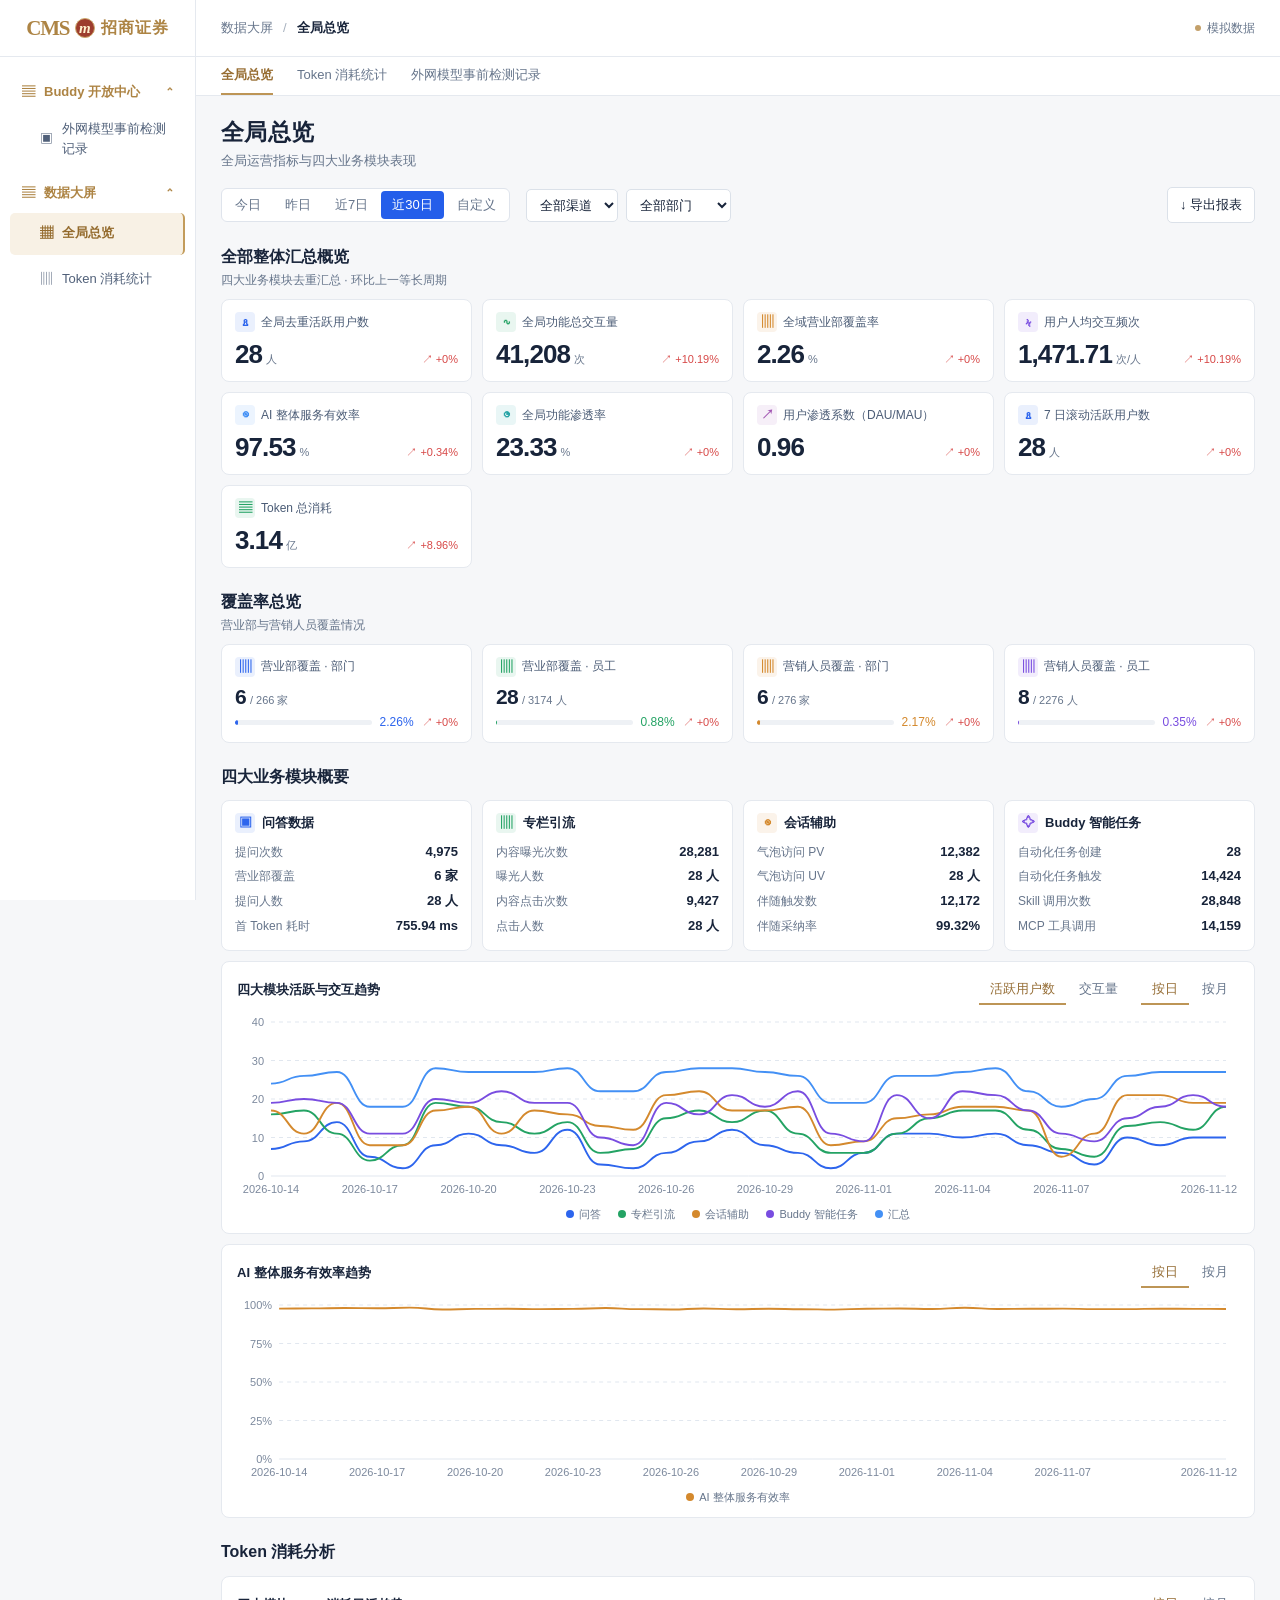
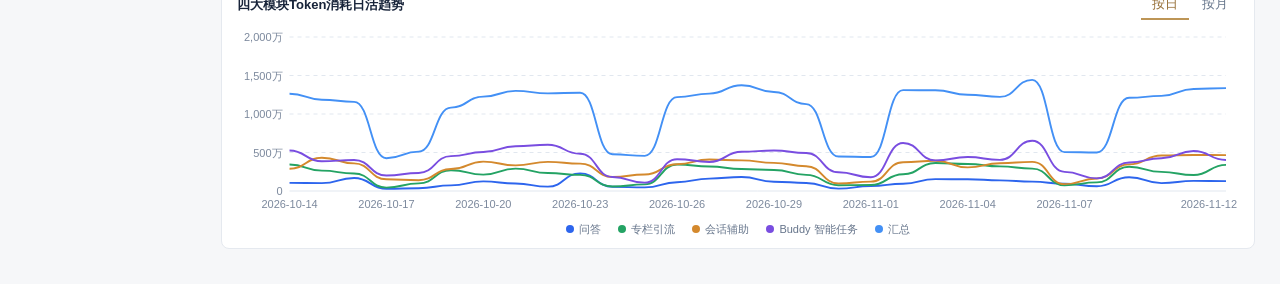
<file: index.html>
<!doctype html>
<html lang="zh-CN">
<head>
<meta charset="utf-8">
<meta name="viewport" content="width=device-width, initial-scale=1">
<title>数据大屏 · 小招 Buddy</title>
<style>
:root{--bg:#f6f7f9;--paper:#fff;--ink:#18243a;--muted:#66758b;--subtle:#8b97a9;--line:#e5e9ef;--blue:#245eea;--gold:#ad8444;--gold-bg:#f8f1e5;--green:#16865d;--red:#d74847;--rail:196px;--radius:8px;--numbers:"Bahnschrift","Segoe UI",sans-serif}
*{box-sizing:border-box}
body{margin:0;background:var(--bg);color:var(--ink);font:13px/1.55 "Microsoft YaHei","PingFang SC",sans-serif}
button,input,select{font:inherit;color:inherit}
button,select{cursor:pointer}
button{background:var(--paper);border:1px solid #dbe1e9;border-radius:5px;padding:7px 12px;white-space:nowrap}
button:hover{border-color:#a9bff6;color:var(--blue)}
:focus-visible{outline:2px solid var(--blue);outline-offset:2px}
input,select{min-width:0;border:1px solid #dbe1e9;background:white;border-radius:5px;padding:7px 9px}
a{color:inherit;text-decoration:none}
.rail{position:fixed;inset:0 auto 0 0;width:var(--rail);background:var(--paper);border-right:1px solid var(--line);z-index:3}
.brand{height:57px;display:flex;align-items:center;justify-content:center;gap:6px;border-bottom:1px solid var(--line);color:var(--gold);white-space:nowrap;font-weight:700;font-size:16px;letter-spacing:.055em}
.brand b{font:700 21px Georgia,serif;letter-spacing:-.055em}
.brand i{display:grid;place-items:center;width:20px;height:20px;background:#9d3d2e;border:1px solid #ccaa6d;border-radius:50%;color:#fff1cf;font:italic bold 15px Georgia,serif}
.rail-label{display:flex;align-items:center;gap:9px;color:var(--gold);font-weight:700;margin:25px 17px 9px;padding:0 5px}
.rail-label span:last-child{margin-left:auto}
.rail-subnav{list-style:none;margin:0;padding:0}
.rail-subnav + .rail-label{margin-top:16px}
.nav-link{display:flex;align-items:center;gap:9px;height:42px;margin:4px 10px;padding:0 12px;border-radius:5px;color:#506079;border-right:2px solid transparent}
@media(min-width:641px){.rail-subnav .nav-link{padding-inline-start:30px;white-space:normal;height:auto;min-height:42px;padding-block:8px}}
.nav-link:hover{background:#f6f8fc}
.nav-link[aria-current=page]{background:var(--gold-bg);color:#946b2d;border-right-color:#c39c5b;font-weight:700}
.shell{margin-left:var(--rail)}
.top{display:flex;align-items:center;justify-content:space-between;padding:0 25px;min-height:57px;background:var(--paper);border-bottom:1px solid var(--line);gap:10px}
.crumb{display:flex;align-items:center;gap:10px;color:var(--muted)}
.crumb strong{color:var(--ink)}
.crumb i{font-style:normal;color:#a7b1be}
.demo{display:flex;align-items:center;gap:6px;color:var(--muted);font-size:12px;white-space:nowrap}
.demo::before{content:"";width:6px;height:6px;border-radius:50%;background:#c3a06a}
.tabs{display:flex;align-items:stretch;gap:24px;height:39px;padding:0 25px;background:var(--paper);border-bottom:1px solid var(--line)}
.tabs a{display:flex;align-items:center;color:var(--muted);border-bottom:2px solid transparent}
.tabs a[aria-current=page]{color:#976d32;border-color:#bd9556;font-weight:700}
.record-panel{margin-top:14px;border-radius:4px}
.record-filters{padding:15px 12px;border-bottom:1px solid var(--line)}
.record-filters label{display:inline-flex;align-items:center;gap:6px}
.record-filters input{width:170px}
.record-actions{display:flex;gap:8px;margin-left:auto}
.record-query{background:#be8e52;color:white;border-color:#be8e52}
.record-query:hover{background:#a97639;color:white;border-color:#a97639}
.record-table th{background:#f7f7f8}
.record-table td:first-child{white-space:normal;min-width:210px}
.record-table td:nth-child(6){white-space:normal;min-width:125px}
.record-status{display:inline-block;padding:1px 7px;border:1px solid currentColor;border-radius:3px;font-size:12px}
.record-status.ok{color:#16865d;background:#f0fbf5}
.record-status.warn{color:#a86b2b;background:#fff7e9}
.record-status.error{color:#b33b3b;background:#fff2f2}
.record-export{border:0;padding:4px;color:var(--blue);background:transparent}
.record-panel .table-footer{justify-content:flex-end;padding-inline:12px;border-top:1px solid var(--line)}
.record-panel .table-footer button[aria-current=page]{background:#be8e52;color:white;border-color:#be8e52}
main{max-width:1760px;margin:auto;padding:21px 25px 35px}
.page-title{margin:0 0 3px;font-size:23px;letter-spacing:.015em;line-height:1.35}
.page-intro{color:var(--muted);margin:0 0 16px}
.toolbar,.filters{display:flex;align-items:center;flex-wrap:wrap;gap:8px}
.toolbar{margin-bottom:20px;min-height:35px}
.toolbar .push{margin-left:auto}
.segment{display:inline-flex;align-items:center;gap:2px;padding:2px;border:1px solid #dfe4ec;border-radius:6px;background:white}
.segment button{border:0;padding:4px 11px;background:transparent;color:var(--muted);border-radius:4px}
.segment button[aria-pressed=true]{color:white;background:var(--blue)}
.date-range{display:flex;align-items:center;flex-wrap:wrap;gap:6px}
.date-range input{padding:5px 7px}
.date-range[hidden]{display:none}
.section{margin-top:22px}
.section h2{margin:0 0 2px;font-size:16px;line-height:1.5}
.section-head{margin-bottom:9px;display:flex;align-items:end;justify-content:space-between;gap:8px;flex-wrap:wrap}
.section-head p{margin:0;font-size:12px;color:var(--muted)}
.panel,.card{background:var(--paper);border:1px solid var(--line);border-radius:var(--radius);min-width:0}
.grid4{display:grid;grid-template-columns:repeat(4,minmax(0,1fr));gap:10px}
.grid7{display:grid;grid-template-columns:repeat(7,minmax(0,1fr));gap:10px}
.card{padding:12px 13px}
.stat{min-height:83px;display:flex;flex-direction:column;justify-content:space-between;gap:8px}
.stat-label{display:flex;align-items:center;gap:6px;color:#4b5c76;font-size:12px}
.icon{width:20px;height:20px;flex:0 0 20px;display:inline-grid;place-items:center;background:color-mix(in srgb,var(--accent),white 90%);color:var(--accent);border-radius:4px;font:bold 13px var(--numbers)}
.stat-value{font:600 26px/1.1 var(--numbers);font-variant-numeric:tabular-nums;letter-spacing:-.035em;white-space:nowrap}
.unit{font:11px "Microsoft YaHei",sans-serif;color:var(--muted);margin-left:4px;letter-spacing:0}
.stat-foot{display:flex;align-items:baseline;justify-content:space-between;gap:4px;flex-wrap:wrap}
.delta{font:11px var(--numbers);white-space:nowrap}
.up{color:var(--red)}.down{color:var(--green)}
.bar-row{display:flex;align-items:center;gap:8px;margin-top:7px;color:var(--accent);font:12px var(--numbers)}
.bar{flex:1;height:5px;background:#eef1f5;border-radius:4px;overflow:hidden}
.bar i{display:block;height:100%;background:var(--accent);border-radius:4px}
.module h3{display:flex;align-items:center;gap:7px;margin:0 0 7px;font-size:13px}
.module dl{margin:0}
.module dl div{display:flex;justify-content:space-between;align-items:baseline;gap:4px;padding:3px 0}
.module dt{font-size:12px;color:var(--muted)}
.module dd{margin:0;font:600 13px var(--numbers)}
.chart-panel{margin-top:10px;padding:13px 15px 10px}
.chart-head{display:flex;align-items:center;justify-content:space-between;gap:10px;margin-bottom:5px;flex-wrap:wrap}
.chart-head h3,.pie-panel h3{font-size:13px;margin:0}
.chart-head .segment{border:0;border-radius:0;padding:0}
.chart-head .segment button{border-radius:0;border-bottom:2px solid transparent}
.chart-head .segment button[aria-pressed=true]{background:transparent;border-bottom-color:#bd9556;color:#956d35}
.plot{position:relative}
.plot canvas{display:block;width:100%;height:194px}
.plot[data-compact=true] canvas{height:175px}
.plot-tip{position:absolute;display:none;pointer-events:none;z-index:2;background:#fff;border:1px solid #e1e7ef;border-radius:6px;box-shadow:0 4px 18px #1f365a19;padding:8px 10px;font-size:12px;white-space:nowrap}
.plot-tip b{display:block;margin-bottom:3px}
.legend{display:flex;gap:6px 13px;justify-content:center;flex-wrap:wrap;margin:2px 0 0}
.legend button{background:transparent;border:0;padding:0 2px;color:var(--muted);font-size:11px}
.legend button[aria-pressed=false]{opacity:.45;text-decoration:line-through}
.swatch{width:8px;height:8px;display:inline-block;border-radius:50%;margin-right:5px}
.filter-panel{padding:10px 0;border-bottom:1px solid var(--line)}
.filter-panel .filters + .filters{margin-top:8px}
.filter-label{font-size:12px;color:var(--muted);white-space:nowrap}
.filter-btn{min-width:152px;text-align:left;display:flex;justify-content:space-between;gap:12px}
.filter-btn span:first-child{overflow:hidden;text-overflow:ellipsis;max-width:175px}
.filter-btn span:last-child{color:var(--subtle)}
.filter-dropdown{position:relative}
.filter-dropdown summary{list-style:none;cursor:pointer;background:white;border:1px solid #dbe1e9;border-radius:5px;padding:7px 12px}
.filter-dropdown summary::-webkit-details-marker{display:none}
.filter-dropdown[open] summary,.filter-dropdown summary:hover{border-color:#a9bff6}
.dropdown-options{position:absolute;z-index:4;top:calc(100% + 4px);left:0;width:215px;padding:8px;background:white;border:1px solid var(--line);border-radius:6px;box-shadow:0 4px 16px #1f365a19}
.dropdown-options input[type=search]{width:100%}
.dropdown-options label{display:flex;align-items:center;gap:7px;padding:5px 4px;cursor:pointer;border-radius:4px}
.dropdown-options label[hidden],.dropdown-options p[hidden]{display:none}
.dropdown-options label:hover{background:#f4f7fc}
.dropdown-options p{margin:6px 4px;color:var(--muted)}
@media(max-width:640px){.filter-panel{position:relative}.filter-dropdown{position:static}.dropdown-options{top:auto;left:0;margin-top:4px}}
.primary{background:var(--blue);border-color:var(--blue);color:white}
.primary:hover{background:#194fce;color:white;border-color:#194fce}
.dimension{padding:0 14px}
.dimension .chart-panel{border:0;border-radius:0;margin:0;padding:10px 0}
.dimension-tabs{display:flex;gap:16px;border-bottom:1px solid var(--line)}
.dimension-tabs button{padding:9px 9px;border:0;border-bottom:2px solid transparent;border-radius:0;background:transparent;color:var(--muted)}
.dimension-tabs button[aria-pressed=true]{border-color:var(--blue);color:var(--blue);font-weight:700}
.table-wrap{overflow:auto}
table{border-collapse:collapse;width:100%;text-align:left;white-space:nowrap}
th,td{padding:9px 12px;border-bottom:1px solid #edf0f4}
th{background:#f6f8fb;color:#516079;font-weight:600;font-size:12px}
td.num,th.num{text-align:right}
td.num{font:13px var(--numbers);font-variant-numeric:tabular-nums}
tbody tr:hover{background:#f8faff}
tbody tr:last-child td{border-bottom:0}
.table-footer{display:flex;align-items:center;justify-content:space-between;gap:8px;padding:10px 0;color:var(--muted);font-size:12px}
.table-footer button{padding:4px 9px;margin-left:4px}
button:disabled{opacity:.45;cursor:default}
.empty{text-align:center;color:var(--muted);padding:20px}
.pies{display:grid;grid-template-columns:repeat(2,minmax(0,1fr));gap:10px}
.pie-panel{padding:13px 15px}
.pie-body{display:flex;align-items:center;justify-content:center;gap:clamp(12px,3vw,45px);min-height:188px}
.pie{width:144px;aspect-ratio:1;flex:0 0 144px;position:relative}
.pie svg{display:block;width:100%;height:100%;overflow:visible}
.pie-slice{cursor:pointer;transition:opacity .15s,stroke-width .15s;pointer-events:stroke}
.pie-body[data-active] .pie-slice:not(.active){opacity:.25}
.pie-slice.active{stroke-width:25}
.pie-core{position:absolute;inset:23%;background:white;border-radius:50%;display:grid;place-content:center;text-align:center;font:600 20px var(--numbers);white-space:nowrap}
.pie-core{pointer-events:none}
.pie-core small{font:11px "Microsoft YaHei",sans-serif;color:var(--muted);margin-top:3px}
.pie-key{min-width:130px}
.pie-key button{width:100%;display:flex;align-items:center;justify-content:space-between;gap:12px;padding:4px 6px;font-size:12px;border:0;text-align:left}
.pie-key button.active{background:#edf3ff;color:#173e9b}
.pie-key b{font:600 12px var(--numbers)}
.pie-detail{min-height:24px;margin:0;text-align:center;color:var(--muted);font-size:12px}
.pie-detail:not(:empty){color:var(--ink)}
.rank{font:600 13px var(--numbers);color:var(--muted)}
.rank.hot{color:#9b6c2d;background:#fbf0dc;border-radius:4px;display:inline-block;min-width:24px;padding:2px;text-align:center}
.rank-share{display:flex;align-items:center;justify-content:flex-end;gap:8px}
.rank-share progress{width:clamp(56px,8vw,110px);height:6px;border:0;border-radius:5px;overflow:hidden;background:#e9eef6;appearance:none}
.rank-share progress::-webkit-progress-bar{background:#e9eef6}
.rank-share progress::-webkit-progress-value{background:var(--blue);border-radius:5px}
.rank-share progress::-moz-progress-bar{background:var(--blue);border-radius:5px}
.rank-share span{min-width:6ch}
#token-ranking .table-footer{padding-inline:12px;border-top:1px solid var(--line)}
dialog{border:1px solid #dce3ec;border-radius:9px;padding:0;width:min(650px,calc(100% - 30px));color:var(--ink);box-shadow:0 18px 65px #14213d30}
dialog::backdrop{background:#19283c63}
.dialog-head,.dialog-foot{display:flex;align-items:center;justify-content:space-between;padding:13px 18px;border-bottom:1px solid var(--line)}
.dialog-head h2{margin:0;font-size:16px}
.dialog-foot{justify-content:flex-end;gap:8px;border-top:1px solid var(--line);border-bottom:0}
.dialog-body{padding:13px 18px;max-height:65vh;overflow:auto}
.dialog-body p{color:var(--muted);margin:0 0 8px}
.picker-field{display:grid;grid-template-columns:70px 1fr;align-items:start;gap:8px;margin-bottom:10px}
.picker-field>label{padding-top:7px}
.picker-box{position:relative;max-width:360px}
.picker-input{display:flex;flex-wrap:wrap;align-items:center;gap:4px;padding:3px 6px;border:1px solid #dbe1e9;border-radius:5px;cursor:text}
.picker-input:focus-within{border-color:#be9b60;box-shadow:0 0 0 1px #e8d8bc}
.picker-box input[type=search]{flex:1 1 110px;min-width:0;padding:4px;border:0;outline:none}
.choices{position:absolute;z-index:3;top:calc(100% + 4px);left:0;right:0;max-height:185px;overflow:auto;background:white;border:1px solid var(--line);border-radius:5px;box-shadow:0 5px 14px #1f365a20;padding:3px 0}
.picker-toggle{padding:0 5px;border:0;background:transparent;color:var(--muted)}
.choices button{display:flex;align-items:center;justify-content:space-between;gap:8px;width:100%;padding:6px 9px;border:0;border-radius:0;text-align:left}
.choices button:hover,.choices button:focus-visible{background:#f4f7fc}
.choices button[aria-pressed=true]{color:var(--blue);background:#edf3ff}
.choices .empty{display:block;padding:8px}
#picker-body{min-height:min(275px,55vh)}
input[type=checkbox]{accent-color:var(--blue)}
.chips{display:contents}
.chips button{padding:2px 6px;background:#f4f6fb;font-size:11px}
#notice{margin:0;color:#a43d36}
@media(max-width:1250px){.grid7{grid-template-columns:repeat(4,minmax(0,1fr))}}
@media(max-width:900px){:root{--rail:157px}.top,.tabs{padding-inline:15px}main{padding-inline:14px}.grid4,.grid7{grid-template-columns:repeat(2,minmax(0,1fr))}.pie-body{flex-wrap:wrap;gap:9px;padding:12px 0}.pie-key{width:100%}}
@media(max-width:640px){.rail{position:static;width:auto;display:flex;align-items:center;border-right:0;border-bottom:1px solid var(--line);padding:0 8px;flex-wrap:wrap}.brand{border:0;padding:0 5px;height:42px;font-size:13px}.rail-label,.tabs{display:none}.nav-link{padding:0 5px;margin:0 2px;font-size:12px}.shell{margin:0}.top{min-height:40px}.pies{grid-template-columns:1fr}.pie-key{width:auto}.stat-value{font-size:22px}.toolbar .push{margin-left:0}.picker-field{grid-template-columns:1fr}}
</style>
</head>
<body>
<aside class="rail">
  <div class="brand"><b>CMS</b><i aria-hidden="true">m</i><span>招商证券</span></div>
  <nav aria-label="管理后台导航">
    <div class="rail-label" id="rail-buddy"><span aria-hidden="true">▤</span> Buddy 开放中心 <span aria-hidden="true">⌃</span></div>
    <ul class="rail-subnav" aria-labelledby="rail-buddy">
      <li><a class="nav-link" data-page="validation" href="#validation"><span aria-hidden="true">▣</span>外网模型事前检测记录</a></li>
    </ul>
    <div class="rail-label" id="rail-dashboard"><span aria-hidden="true">▤</span> 数据大屏 <span aria-hidden="true">⌃</span></div>
    <ul class="rail-subnav" aria-labelledby="rail-dashboard">
      <li><a class="nav-link" data-page="overview" href="#overview"><span aria-hidden="true">▦</span>全局总览</a></li>
      <li><a class="nav-link" data-page="token" href="#token"><span aria-hidden="true">▥</span>Token 消耗统计</a></li>
    </ul>
  </nav>
</aside>
<div class="shell">
  <header class="top"><div class="crumb"><span id="crumb-group">数据大屏</span><i>/</i><strong id="crumb">全局总览</strong></div><span class="demo">模拟数据</span></header>
  <nav class="tabs" aria-label="页面切换"><a data-page="overview" href="#overview">全局总览</a><a data-page="token" href="#token">Token 消耗统计</a><a data-page="validation" href="#validation">外网模型事前检测记录</a></nav>
  <main id="main"></main>
</div>
<dialog id="validation-detail-dialog" aria-labelledby="validation-detail-title">
  <header class="dialog-head"><h2 id="validation-detail-title">任务详情</h2><button type="button" data-detail-close aria-label="关闭任务详情">×</button></header>
  <div class="dialog-body"><dl id="validation-detail-content" style="margin:0;display:grid;grid-template-columns:120px minmax(0,1fr);gap:0"></dl></div>
  <footer class="dialog-foot"><button type="button" data-detail-close>关闭</button></footer>
</dialog>
<dialog id="validation-export-dialog" aria-labelledby="validation-export-title" style="max-width:480px">
  <form id="validation-export-form">
    <header class="dialog-head"><h2 id="validation-export-title">导出时间范围</h2><button type="button" data-export-cancel aria-label="关闭">×</button></header>
    <div class="dialog-body" style="display:grid;gap:16px;padding:24px 18px">
      <label style="display:grid;gap:8px">开始时间<input name="start" type="datetime-local" required></label>
      <label style="display:grid;gap:8px">结束时间<input name="end" type="datetime-local" required></label>
      <p id="validation-export-error" role="alert" style="color:#cf3948;margin:0" hidden></p>
    </div>
    <footer class="dialog-foot"><button type="button" data-export-cancel>取消</button><button class="primary" type="submit">确认</button></footer>
  </form>
</dialog>
<dialog id="picker" aria-labelledby="picker-title">
  <form id="picker-form">
    <header class="dialog-head"><h2 id="picker-title"></h2><button type="button" data-close aria-label="关闭">×</button></header>
    <div class="dialog-body" id="picker-body"></div>
    <footer class="dialog-foot"><button type="button" data-clear>清空</button><button type="button" data-close>取消</button><button class="primary" type="submit">确认</button></footer>
  </form>
</dialog>
<script>
"use strict";
const main = document.querySelector("#main");
const picker = document.querySelector("#picker");
const colors = ["#2d65ed","#24a364","#d4892d","#794de0","#4390f5","#27a4a6","#a45ab4"];
const symbols = ["♙","∿","▥","ϟ","◉","◔","↗","♙","▤"];
const spaceNames = ["小招 Buddy","营销 AI 助理","财管 AI 助理","风控 AI 报表"];
const modelNames = ["deepseekv4","qw3.1","deepseek-r1","qwen3-max","glm-5"];
const departments = ["数字金融部","财富管理部","机构业务部","风险管理部","信息技术部","运营管理部"];
const groups = ["系统","运营","投顾","风控"];
const people = ["林子涵","陈知远","周明宇","李思宁","张亦航","王雨桐","赵景然","吴书瑶","徐泽宇","孙婉清","何嘉言","许文昊","高若曦","梁启明","沈安琪","蒋子墨","罗致远","郑嘉宁","叶明哲","唐雨菲","顾星辰","程宇轩","方思源","夏清越","陆文静","彭子恒","秦映雪","潘景行"].map((name,index) => ({
  name, department: departments[index % departments.length], group: groups[(index + Math.floor(index / 5)) % groups.length]
}));
const moduleNames = ["问答","专栏引流","会话辅助","Buddy 智能任务"];
const day = 86400000;
const endDay = Date.UTC(2026,10,12);
const startDay = Date.UTC(2026,4,1);
const iso = value => new Date(value).toISOString().slice(0,10);
const stamp = value => new Date(value).toISOString().slice(0,16);
const parseDay = value => Date.parse(value + "T00:00Z");
const number = value => Math.round(value).toLocaleString("zh-CN");
const decimal = (value, digits=2) => Number(value.toFixed(digits)).toLocaleString("zh-CN",{maximumFractionDigits:digits});
const compact = value => value >= 1e8 ? [decimal(value/1e8),"亿"] : value >= 1e4 ? [decimal(value/1e4),"万"] : [number(value),""];
const short = value => compact(value).join("");
const pct = value => decimal(value) + "%";
const safe = value => String(value).replace(/[&<>"']/g, char => ({"&":"&amp;","<":"&lt;",">":"&gt;",'"':"&quot;","'":"&#39;"})[char]);
function randomGenerator(seed) {
  return () => {
    seed = (Math.imul(seed,1664525) + 1013904223) >>> 0;
    return seed / 4294967296;
  };
}
const random = randomGenerator(62317);
const records = [];
for (let date = startDay; date <= endDay; date += day) {
  const weekend = [0,6].includes(new Date(date).getUTCDay());
  const growth = 0.62 + (date-startDay)/(endDay-startDay)*0.62;
  const events = weekend ? 36 : 104;
  for (let index = 0; index < events; index++) {
    const user = Math.floor(random() ** 1.65 * people.length);
    const space = Math.floor(random() ** 1.7 * spaceNames.length);
    const model = Math.floor(random() ** 1.45 * modelNames.length);
    const module = Math.floor(random() ** .65 * moduleNames.length);
    const requests = Math.max(1,Math.round((2 + random()*14) * growth * (1 + (3-space)*.24)));
    const input = Math.round(requests * (1900 + random()*6300) * (1 + module*.12));
    const output = Math.round(requests * (300 + random()*2350));
    const successes = requests - (random() < .28 ? 1 : 0);
    const effective = Math.max(0,successes - (random() < .12 ? 1 : 0));
    const first = (370 + random()*650 + model*44) * successes;
    const answer = (1.75 + random()*3.1 + model*.25) * successes;
    const hour = 8 + Math.floor(random()*13);
    const minute = Math.floor(random()*12)*5;
    const channel = ["PC 端","移动端"][random() < .83 ? 0 : 1];
    records.push({time:date + hour*3600000 + minute*60000,user,space,model,module,requests,input,output,successes,effective,first,answer,channel});
  }
}
const overview = {preset:"近30日",start:iso(endDay-29*day),end:iso(endDay),channel:"",department:"",modes:{}};
const tokenFrom = endDay-29*day;
const tokenTo = endDay+day;
const token = {
  preset:"近30日",start:iso(tokenFrom)+"T00:00",end:iso(tokenTo-day)+"T23:59",
  granularity:"auto",granularityNotice:"",space:new Set(),model:new Set(),group:new Set(),user:new Set(),
  dimension:"space",metric:"total",page:1,rankPage:1
};
const windows = {"今日":1,"昨日":1,"近7日":7,"近30日":30};
const dimensions = {space:"空间",user:"用户",model:"模型"};
const metrics = [
  {id:"requests",label:"请求次数",unit:"次",read:a=>a.requests,format:number},
  {id:"input",label:"输入 Token",unit:"",read:a=>a.input,format:number},
  {id:"output",label:"输出 Token",unit:"",read:a=>a.output,format:number},
  {id:"total",label:"Token 总量",unit:"",read:a=>a.input+a.output,format:number},
  {id:"first",label:"平均首字返回耗时",unit:"ms",read:a=>a.successes?a.first/a.successes:null,format:decimal},
  {id:"rate",label:"请求成功率",unit:"%",read:a=>a.requests?a.successes/a.requests*100:null,format:decimal},
  {id:"answer",label:"平均回答耗时",unit:"s",read:a=>a.successes?a.answer/a.successes:null,format:decimal}
];
const empty = () => ({requests:0,input:0,output:0,successes:0,effective:0,first:0,answer:0,users:new Set(),modules:moduleNames.map(()=>new Set()),moduleTokens:moduleNames.map(()=>0),moduleRequests:moduleNames.map(()=>0)});
function add(stats,record) {
  for (const key of ["requests","input","output","successes","effective","first","answer"]) stats[key] += record[key];
  stats.users.add(record.user);
  stats.modules[record.module].add(record.user);
  stats.moduleTokens[record.module] += record.input+record.output;
  stats.moduleRequests[record.module] += record.requests;
}
function summarize(rows) {
  const stats = empty();
  for (const row of rows) add(stats,row);
  return stats;
}
function groupRows(rows,property,names) {
  const stats = names.map((name,index) => ({name,index,...empty()}));
  for (const row of rows) add(stats[row[property]],row);
  return stats.filter(entry => entry.requests).sort((a,b) => (b.input+b.output)-(a.input+a.output));
}
function metricText(metric,stats,condensed=false) {
  const value = metric.read(stats);
  if (value === null) return ["—",""];
  if (condensed && ["input","output","total"].includes(metric.id)) return compact(value);
  return [metric.format(value),metric.unit];
}
function presetDates(state, preset) {
  const stop = preset === "昨日" ? endDay-day : endDay;
  const start = stop - (windows[preset]-1)*day;
  state.start = iso(start)+(state===token?"T00:00":"");
  state.end = iso(stop)+(state===token?"T23:59":"");
}
const grainNames={five:"5分钟",hour:"小时",day:"日",month:"月"};
function tokenBounds() { return [Date.parse(token.start+"Z"),Date.parse(token.end+"Z")+60000]; }
function tokenSpan() { return Math.max(60000,Date.parse(token.end+"Z")-Date.parse(token.start+"Z")); }
function automaticGrain() {
  const span=tokenSpan();
  return span<=3600000?"five":span<=day?"hour":span<=90*day?"day":"month";
}
function grainAllowed(value) {
  return value==="auto" || value==="month" || tokenSpan()<={five:3600000,hour:day,day:90*day}[value];
}
function validateGrain() {
  token.granularityNotice="";
  if (!grainAllowed(token.granularity)) {
    token.granularity="auto";
    token.granularityNotice=`时间范围已扩大，已切换为自动（按${grainNames[automaticGrain()]}）`;
  }
}
function dateFilter(state) {
  return `
    <div class="segment" aria-label="日期快捷筛选">${[...(state===token?["近7日","近30日"]:Object.keys(windows)),"自定义"].map(label=>`<button data-preset="${label}" aria-pressed="${state.preset===label}">${label}</button>`).join("")}</div>
    <div class="date-range" ${state.preset==="自定义"?"":"hidden"}>
      <input type="${state===token?"datetime-local":"date"}" step="${state===token?60:1}" aria-label="开始时间" data-start value="${state.start}" required><span>至</span>
      <input type="${state===token?"datetime-local":"date"}" step="${state===token?60:1}" aria-label="结束时间" data-end value="${state.end}" required>
    </div>
    <p id="notice" role="status"></p>`;
}
function renderToolbar(state) {
  return `<div class="toolbar">
    ${dateFilter(state)}
    <select aria-label="渠道" data-overview-filter="channel">${options(["","PC 端","移动端"],state.channel,"全部渠道")}</select>
      <select aria-label="部门" data-overview-filter="department">${options(["",...departments],state.department,"全部部门")}</select>
      <button class="push" data-export>↓ 导出报表</button>
  </div>`;
}
function options(values, selected, emptyLabel="") {
  return values.map(value=>`<option value="${safe(value)}" ${value===selected?"selected":""}>${safe(value||emptyLabel)}</option>`).join("");
}
function section(title,description,body) {
  return `<section class="section"><div class="section-head"><div><h2>${title}</h2>${description?`<p>${description}</p>`:""}</div></div>${body}</section>`;
}
function statCard(label,parts,index,delta="") {
  return `<div class="card stat" style="--accent:${colors[index%colors.length]}"><div class="stat-label"><span class="icon" aria-hidden="true">${symbols[index%symbols.length]}</span>${label}</div><div class="stat-foot"><div class="stat-value">${parts[0]}<span class="unit">${parts[1]}</span></div>${delta}</div></div>`;
}
function comparison(now,before) {
  if (!before || now === null) return "";
  const change = (now-before)/before*100;
  const positive = change >= 0;
  return `<span class="delta ${positive?"up":"down"}" title="较上一等长周期">${positive?"↗ +":"↘ "}${pct(change)}</span>`;
}
function filterOverview(from,to) {
  return records.filter(row=>row.time>=from && row.time<to && (!overview.channel || overview.channel===row.channel) && (!overview.department || overview.department===people[row.user].department));
}
function overviewStats(rows,to) {
  const agg = summarize(rows);
  const active = agg.users.size;
  const depts = new Set([...agg.users].map(user=>people[user].department));
  const recent = summarize(filterOverview(to-7*day,to)).users.size;
  const daily = summarize(filterOverview(to-day,to)).users.size;
  const monthly = summarize(filterOverview(to-30*day,to)).users.size;
  return [active,agg.requests,depts.size/266*100,active?agg.requests/active:0,agg.requests?agg.effective/agg.requests*100:null,active/120*100,monthly?daily/monthly:0,recent,agg.input+agg.output];
}
const overviewLabels = ["全局去重活跃用户数","全局功能总交互量","全域营业部覆盖率","用户人均交互频次","AI 整体服务有效率","全局功能渗透率","用户渗透系数（DAU/MAU）","7 日滚动活跃用户数","Token 总消耗"];
const overviewUnits = ["人","次","%","次/人","%","%","","人",""];
function overviewParts(value,index) {
  if (value === null) return ["—",""];
  if (index===8) return compact(value);
  return [[3,2,4,5,6].includes(index)?decimal(value):number(value),overviewUnits[index]];
}
function coverageValues(rows) {
  const users = summarize(rows).users;
  const marketing = people.map((person,index)=>({person,index})).filter(({person})=>person.group==="投顾");
  const marketingActive = marketing.filter(({index})=>users.has(index));
  const deptCount = list => new Set(list.map(person=>person.department)).size;
  return [
    ["营业部覆盖 · 部门",deptCount([...users].map(index=>people[index])),266,"家"],
    ["营业部覆盖 · 员工",users.size,3174,"人"],
    ["营销人员覆盖 · 部门",deptCount(marketingActive.map(({person})=>person)),276,"家"],
    ["营销人员覆盖 · 员工",marketingActive.length,2276,"人"]
  ];
}
function coverage(rows,previousRows) {
  const previous = coverageValues(previousRows);
  return `<div class="grid4">${coverageValues(rows).map(([label,count,total,unit],index)=>`<div class="card" style="--accent:${colors[index]}"><div class="stat-label"><span class="icon" aria-hidden="true">▥</span>${label}</div><div class="stat-value" style="font-size:21px;margin-top:8px">${count}<span class="unit">/ ${total} ${unit}</span></div><div class="bar-row"><div class="bar"><i style="width:${count/total*100}%"></i></div>${pct(count/total*100)}${comparison(count,previous[index][1])}</div></div>`).join("")}</div>`;
}
function modules(rows) {
  const grouped = moduleNames.map((_,index)=>summarize(rows.filter(row=>row.module===index)));
  const blocks = [
    [["提问次数",number(grouped[0].requests)],["营业部覆盖",new Set([...grouped[0].users].map(user=>people[user].department)).size+" 家"],["提问人数",grouped[0].users.size+" 人"],["首 Token 耗时",metricText(metrics[4],grouped[0]).join(" ")]],
    [["内容曝光次数",number(grouped[1].requests*3)],["曝光人数",grouped[1].users.size+" 人"],["内容点击次数",number(grouped[1].requests)],["点击人数",grouped[1].users.size+" 人"]],
    [["气泡访问 PV",number(grouped[2].requests)],["气泡访问 UV",grouped[2].users.size+" 人"],["伴随触发数",number(grouped[2].successes)],["伴随采纳率",grouped[2].successes?pct(grouped[2].effective/grouped[2].successes*100):"—"]],
    [["自动化任务创建",number(grouped[3].users.size)],["自动化任务触发",number(grouped[3].requests)],["Skill 调用次数",number(grouped[3].requests*2)],["MCP 工具调用",number(grouped[3].successes)]]
  ];
  return `<div class="grid4">${blocks.map((items,index)=>`<div class="card module" style="--accent:${colors[index]}"><h3><span class="icon" aria-hidden="true">${["▣","▥","◉","✧"][index]}</span>${index===0?"问答数据":moduleNames[index]}</h3><dl>${items.map(([label,value])=>`<div><dt>${label}</dt><dd>${value}</dd></div>`).join("")}</dl></div>`).join("")}</div>`;
}
function chartPanel(id,title,control="",compactHeight=false) {
  return `<div class="panel chart-panel"><div class="chart-head"><h3>${title}</h3>${control}</div><div class="plot" data-compact="${compactHeight}"><canvas id="${id}" role="img" aria-label="${title}"></canvas><div class="plot-tip"></div></div><div class="legend" data-legend="${id}"></div></div>`;
}
function overviewChart(id,title,active=false) {
  const mode = overview.modes[id]||"day";
  if (id==="activity") return chartPanel(id,title,`<div style="display:flex;gap:12px;flex-wrap:wrap"><div class="segment" aria-label="趋势指标"><button data-activity-metric="users" aria-pressed="${overview.activityMetric!=="interactions"}">活跃用户数</button><button data-activity-metric="interactions" aria-pressed="${overview.activityMetric==="interactions"}">交互量</button></div><div class="segment" aria-label="趋势时间粒度">${["day","month"].map((value,index)=>`<button data-chart-mode="activity" data-mode="${value}" aria-pressed="${mode===value}">${["按日","按月"][index]}</button>`).join("")}</div></div>`);
  return chartPanel(id,title,`<div class="segment" aria-label="${title}时间粒度">${["day","month"].map((value,index)=>`<button data-chart-mode="${id}" data-mode="${value}" aria-pressed="${mode===value}">${(active?["日活","月活"]:["按日","按月"])[index]}</button>`).join("")}</div>`);
}
function renderOverview() {
  const from = parseDay(overview.start);
  const to = parseDay(overview.end)+day;
  const rows = filterOverview(from,to);
  const values = overviewStats(rows,to);
  const previousRows = filterOverview(from-(to-from),from);
  const earlier = overviewStats(previousRows,from);
  main.innerHTML = `<h1 class="page-title">全局总览</h1><p class="page-intro">全局运营指标与四大业务模块表现</p>
    ${renderToolbar(overview)}
    ${section("全部整体汇总概览","四大业务模块去重汇总 · 环比上一等长周期",`<div class="grid4">${overviewLabels.map((label,index)=>statCard(label,overviewParts(values[index],index),index,comparison(values[index],earlier[index]))).join("")}</div>`)}
    ${section("覆盖率总览","营业部与营销人员覆盖情况",coverage(rows,previousRows))}
    ${section("四大业务模块概要","",modules(rows)+overviewChart("activity","四大模块活跃与交互趋势")+overviewChart("effectiveness","AI 整体服务有效率趋势"))}
    ${section("Token 消耗分析","",overviewChart("token-total",overview.modes["token-total"]==="month"?"四大模块Token消耗月活趋势":"四大模块Token消耗日活趋势"))}`;
  const specs = {
    activity:{series:[...moduleNames,"汇总"].map((name,index)=>({name,color:colors[index],read:a=>overview.activityMetric==="interactions"?(index===4?a.requests:a.moduleRequests[index]):(index===4?a.users.size:a.modules[index].size)})),format:number,unit:overview.activityMetric==="interactions"?"次":"人"},
    effectiveness:{series:[{name:"AI 整体服务有效率",color:colors[2],read:a=>a.requests?a.effective/a.requests*100:null}],format:decimal,unit:"%",max:100},
    "token-total":{series:[...moduleNames,"汇总"].map((name,index)=>({name,color:colors[index],read:a=>index===4?a.input+a.output:a.moduleTokens[index]})),format:short,unit:""}
  };
  for (const [id,spec] of Object.entries(specs)) {
    const mode = overview.modes[id]||"day";
    const currentMonthOnly = overview.preset==="近30日" && mode==="month" && id!=="activity";
    const chartFrom = currentMonthOnly ? Math.max(from,bucketStart(to-1,"month")) : from;
    const chartRows = chartFrom===from ? rows : rows.filter(row=>row.time>=chartFrom);
    const data = buckets(chartRows,chartFrom,to,mode);
    renderChart(id,data.map(item=>item.label),spec.series.map(series=>({...series,values:data.map(item=>series.read(item.stats))})),spec);
  }
}
function bucketStart(time,mode) {
  if (mode==="month") {
    const date = new Date(time);
    return Date.UTC(date.getUTCFullYear(),date.getUTCMonth(),1);
  }
  const step = {five:300000,hour:3600000,day}[mode];
  return Math.floor(time/step)*step;
}
function bucketLabel(time,mode) {
  if (mode==="month") return iso(time).slice(0,7);
  if (mode==="day") return iso(time);
  return stamp(time).replace("T"," ");
}
function buckets(rows,from,to,mode) {
  const result = new Map();
  const step = {five:300000,hour:3600000,day}[mode];
  const effectiveStart = Math.max(from,startDay);
  const effectiveEnd = Math.min(to,endDay+day);
  if (effectiveStart>=effectiveEnd) return [];
  for (let time=bucketStart(effectiveStart,mode); time<effectiveEnd; time=step?time+step:Date.UTC(new Date(time).getUTCFullYear(),new Date(time).getUTCMonth()+1,1)) {
    result.set(time,{label:bucketLabel(time,mode),stats:empty()});
  }
  for (const row of rows) add(result.get(bucketStart(row.time,mode)).stats,row);
  return [...result.values()];
}
const charts = new Map();
function renderChart(id,labels,series,spec) {
  const canvas = document.getElementById(id);
  const legend = main.querySelector(`[data-legend="${id}"]`);
  const chart = {canvas,labels,series,spec,legend,hidden:new Set(),hover:null};
  charts.set(id,chart);
  legend.innerHTML = series.map((item,index)=>`<button data-legend-id="${id}" data-series="${index}" aria-pressed="true"><i class="swatch" style="background:${item.color}"></i>${safe(item.name)}</button>`).join("");
  canvas.addEventListener("pointermove",event=>{
    const {left,right} = chart.bounds;
    const x = event.offsetX;
    if (!labels.length || x<left || x>right) return hideTip(chart);
    chart.hover = Math.round((x-left)/(right-left)*(labels.length-1));
    const tip = canvas.nextElementSibling;
    tip.innerHTML = `<b>${safe(labels[chart.hover])}</b>` + series.map((item,index)=>{
      if (chart.hidden.has(index)) return "";
      const value = item.values[chart.hover];
      return `<div><i class="swatch" style="background:${item.color}"></i>${safe(item.name)} · ${value===null?"—":(spec.tipFormat||spec.format)(value)+((item.unit??spec.unit)==="%"?"%":(item.unit??spec.unit)?" "+(item.unit??spec.unit):"")}</div>`;
    }).join("");
    tip.style.display = "block";
    tip.style.left = Math.max(0,Math.min(canvas.clientWidth-tip.offsetWidth,x+10))+"px";
    tip.style.top = Math.max(0,Math.min(canvas.clientHeight-tip.offsetHeight,event.offsetY-32))+"px";
    paint(chart);
  });
  canvas.addEventListener("pointerleave",()=>hideTip(chart));
  paint(chart);
}
function hideTip(chart) {
  if (chart.hover===null) return;
  chart.hover = null;
  chart.canvas.nextElementSibling.style.display = "none";
  paint(chart);
}
function paint({canvas,labels,series,spec,hidden,hover}) {
  const chart = charts.get(canvas.id);
  const width = canvas.clientWidth;
  const height = canvas.clientHeight;
  if (!width || !height) return;
  const scale = window.devicePixelRatio || 1;
  if (canvas.width !== Math.round(width*scale) || canvas.height !== Math.round(height*scale)) {
    canvas.width = Math.round(width*scale);
    canvas.height = Math.round(height*scale);
  }
  const ctx = canvas.getContext("2d");
  ctx.setTransform(scale,0,0,scale,0,0);
  ctx.clearRect(0,0,width,height);
  const visible = series.filter((_,index)=>!hidden.has(index));
  const values = visible.flatMap(item=>item.values).filter(value=>value!==null);
  ctx.font = '11px "Segoe UI", sans-serif';
  if (!values.length) {
    ctx.fillStyle = "#78869b";
    ctx.textAlign = "center";
    ctx.fillText("暂无数据",width/2,height/2);
    chart.bounds = {left:40,right:width-10};
    return;
  }
  let observedMax = 0;
  for (const item of visible.filter(item=>item.axis!=="right")) for (const value of item.values) observedMax = Math.max(observedMax,value??0);
  const power = 10**Math.floor(Math.log10(Math.max(1,observedMax)/4));
  const tick = [1,2,2.5,5,10].map(value=>value*power).find(value=>value*4>=observedMax) || 1;
  const max = spec.max || tick*4;
  const tickLabel = value => spec.format(value)+(spec.unit==="%"?"%":"");
  const left = Math.max(34,ctx.measureText(tickLabel(max)).width+14);
  const rightValues = visible.filter(item=>item.axis==="right").flatMap(item=>item.values).filter(value=>value!==null);
  const rightMax = Math.max(4,Math.ceil(Math.max(0,...rightValues)/4)*4);
  const right = width-(spec.dualAxis?Math.max(46,ctx.measureText(number(rightMax)).width+18):13);
  const top = spec.dualAxis?25:12;
  const bottom = height-28;
  chart.bounds = {left,right};
  const x = index => labels.length<=1?(left+right)/2:left + (right-left)*index/(labels.length-1);
  const y = value => bottom - (bottom-top)*value/max;
  for (let index=0; index<=4; index++) {
    const value = max*index/4;
    const pos = y(value);
    ctx.beginPath();
    ctx.setLineDash(index?[4,4]:[]);
    ctx.strokeStyle = "#e1e7ef";
    ctx.lineWidth = 1;
    ctx.moveTo(left,pos);
    ctx.lineTo(right,pos);
    ctx.stroke();
    ctx.fillStyle = "#7c899d";
    ctx.textAlign = "right";
    ctx.fillText(tickLabel(value),left-7,pos+4);
  }
  if (spec.dualAxis) {
    ctx.textAlign = "left";
    for (let index=0;index<=4;index++) ctx.fillText(number(rightMax*index/4),right+7,y(max*index/4)+4);
    ctx.fillStyle = colors[0];
    ctx.textAlign = "left";
    ctx.fillText("交互量（次）",left,12);
    ctx.fillStyle = colors[1];
    ctx.textAlign = "right";
    ctx.fillText("活跃用户（人）",right,12);
  }
  ctx.setLineDash([]);
  const axisLabel = index => {
    const label = labels[index];
    const text = label.length>10 ? label.slice(5) : label;
    const half = ctx.measureText(text).width/2;
    const center = Math.max(half+2,Math.min(width-half-2,x(index)));
    return {text,center,start:center-half,end:center+half};
  };
  if (labels.length) {
    const first = axisLabel(0);
    const last = axisLabel(labels.length-1);
    const gap = 12;
    ctx.textAlign = "center";
    ctx.fillText(first.text,first.center,bottom+17);
    if (last.start>=first.end+gap) {
      const slots = Math.max(1,Math.floor((right-left)/(Math.max(first.end-first.start,last.end-last.start)+gap)));
      const stride = Math.ceil((labels.length-1)/slots);
      let previousEnd = first.end;
      for (let index=stride; index<labels.length-1; index+=stride) {
        const label = axisLabel(index);
        if (label.start<previousEnd+gap || label.end+gap>last.start) continue;
        ctx.fillText(label.text,label.center,bottom+17);
        previousEnd = label.end;
      }
      ctx.fillText(last.text,last.center,bottom+17);
    }
  }
  for (const item of visible) {
    const seriesY = value => item.axis==="right"?bottom-(bottom-top)*value/rightMax:y(value);
    ctx.strokeStyle = item.color;
    ctx.fillStyle = item.color;
    ctx.lineWidth = 1.9;
    ctx.lineJoin = "round";
    ctx.beginPath();
    let last = null;
    item.values.forEach((value,index)=>{
      if (value===null) {
        last = null;
        return;
      }
      const pos = x(index);
      if (last===null) ctx.moveTo(pos,seriesY(value));
      else if (item.values.length<=90) {
        const middle = (last.x+pos)/2;
        ctx.bezierCurveTo(middle,last.y,middle,seriesY(value),pos,seriesY(value));
      } else ctx.lineTo(pos,seriesY(value));
      last = {x:pos,y:seriesY(value)};
    });
    ctx.stroke();
    item.values.forEach((value,index)=>{
      if (value===null) return;
      const isolated = (item.values[index-1]??null)===null && (item.values[index+1]??null)===null;
      if (item.values.length>7 && !isolated) return;
      ctx.beginPath();
      ctx.arc(x(index),seriesY(value),2.5,0,Math.PI*2);
      ctx.fill();
    });
  }
  if (hover!==null) {
    ctx.beginPath();
    ctx.setLineDash([3,3]);
    ctx.strokeStyle = "#a2afc2";
    ctx.lineWidth = 1;
    ctx.moveTo(x(hover),top);
    ctx.lineTo(x(hover),bottom);
    ctx.stroke();
  }
}
function selectedTokenUsers() {
  const includeAll = !token.user.size && !token.group.size;
  return new Set(people.flatMap((person,index)=>
    includeAll || token.user.has(index) || token.group.has(groups.indexOf(person.group)) ? [index] : []));
}
function selectedLabel(set,names) {
  if (set.size===1) return names[[...set][0]];
  return set.size?`已选 ${set.size} 项`:"";
}
function dropdownLabel(type) {
  return selectedLabel(token[type],nameLists[type]) || "全部"+dimensions[type];
}
function filterDropdown(type) {
  const name = dimensions[type];
  return `<details class="filter-dropdown" data-dropdown="${type}">
    <summary class="filter-btn" aria-label="${name}筛选，${safe(dropdownLabel(type))}"><span>${safe(dropdownLabel(type))}</span><span aria-hidden="true">⌄</span></summary>
    <div class="dropdown-options">
      <input type="search" data-dropdown-search aria-label="搜索${name}" placeholder="搜索${name}">
      ${nameLists[type].map((label,index)=>`<label data-option><input type="checkbox" data-dropdown-option value="${index}" ${token[type].has(index)?"checked":""}>${safe(label)}</label>`).join("")}
      <p data-no-options role="status" hidden>无匹配项</p>
    </div>
  </details>`;
}
function tokenFilters() {
  const users = token.group.size||token.user.size?`${token.group.size} 个用户组 · ${token.user.size} 位用户`:"全部用户";
  return `<div class="filter-panel">
    <div class="filters">${dateFilter(token)}</div>
    <div class="filters">
      <label class="filter-label" for="granularity">时间粒度</label>
      <select id="granularity" data-token-select="granularity">${Object.entries({auto:`自动（按${grainNames[automaticGrain()]}）`,...grainNames}).map(([id,label])=>`<option value="${id}" ${id===token.granularity?"selected":""} ${grainAllowed(id)?"":"disabled"}>${label}${grainAllowed(id)?"":id==="five"?"（限1小时内）":id==="hour"?"（限1天内）":"（限90天内）"}</option>`).join("")}</select>
      <span class="filter-label">${dimensions[token.dimension]}</span>
      ${token.dimension==="user"?`<button class="filter-btn" data-picker="user"><span>${users}</span><span aria-hidden="true">⌄</span></button>`:filterDropdown(token.dimension)}
      <button data-reset>重置筛选</button>
      <span class="filter-label" title="5分钟粒度限1小时内，小时粒度限1天内，日粒度限90天内；请缩短时间范围后选择更细粒度。">ⓘ 5分钟限1小时内 · 小时限1天内 · 日限90天内</span>
      <span role="status" style="color:#b5792e">${safe(token.granularityNotice)}</span>
    </div>
  </div>`;
}
function dimensionTable(entries) {
  const pageSize = 8;
  const totalPages = Math.max(1,Math.ceil(entries.length/pageSize));
  token.page = Math.min(totalPages,token.page);
  const groupByUser = token.dimension==="user";
  const body = entries.slice((token.page-1)*pageSize,token.page*pageSize).map(entry=>`<tr><td>${safe(entry.name)}</td>${groupByUser?`<td>${safe(people[entry.index].department)}</td>`:""}${metrics.map(metric=>`<td class="num">${metricText(metric,entry).join(["first","answer"].includes(metric.id)?" ":"")}</td>`).join("")}</tr>`).join("");
  return `<div class="table-wrap"><table aria-label="调用量统计"><thead><tr><th>${dimensions[token.dimension]}</th>${groupByUser?"<th>部门</th>":""}${metrics.map(metric=>`<th class="num">${metric.label}</th>`).join("")}</tr></thead><tbody>${body||`<tr><td class="empty" colspan="${groupByUser?9:8}">当前筛选条件下暂无数据</td></tr>`}</tbody></table></div>
    <div class="table-footer"><span>共 ${entries.length} 条</span><div>${token.page} / ${totalPages} 页 <button data-table-page="-1" ${token.page===1?"disabled":""}>上一页</button><button data-table-page="1" ${token.page===totalPages?"disabled":""}>下一页</button></div></div>`;
}
function pie(title,entries,total,names) {
  const parts = names.map((name,index)=>{
    const entry = entries.find(item=>item.index===index);
    const value = entry?entry.input+entry.output:0;
    return {name,color:colors[index],value,share:total?value/total:0};
  });
  let angle = -Math.PI/2;
  const point = radians => `${72+58*Math.cos(radians)} ${72+58*Math.sin(radians)}`;
  const slices = parts.map((part,index)=>{
    if (!part.share) return "";
    const attrs = `class="pie-slice" data-pie-part="${index}" stroke="${part.color}"`;
    if (part.share===1) return `<circle ${attrs} cx="72" cy="72" r="58"/>`;
    const start = angle;
    angle += part.share*2*Math.PI;
    return `<path ${attrs} d="M ${point(start)} A 58 58 0 ${part.share>.5?1:0} 1 ${point(angle)}"/>`;
  }).join("");
  return `<div class="panel pie-panel"><h3>${title}</h3><div class="pie-body">
    <div class="pie" aria-hidden="true"><svg viewBox="0 0 144 144" fill="none" stroke-width="22">${slices||'<circle cx="72" cy="72" r="58" stroke="#edf0f5"/>'}</svg><div class="pie-core">${short(total)}<small>Token 总量</small></div></div>
    <div class="pie-key">${parts.map((part,index)=>`<button type="button" data-pie-part="${index}" data-pie-detail="${safe(part.name)} · ${number(part.value)} Token · ${pct(part.share*100)}" aria-pressed="false"><span><i class="swatch" style="background:${part.color}"></i>${safe(part.name)}</span><b>${pct(part.share*100)}</b></button>`).join("")}</div>
    </div><p class="pie-detail"></p></div>`;
}
function ranking(entries,total) {
  const top = entries.slice(0,20);
  const pageSize = 10;
  const pageCount = Math.max(1,Math.ceil(top.length/pageSize));
  const offset = (token.rankPage-1)*pageSize;
  const rows = top.slice(offset,offset+pageSize).map((entry,index)=>{
    const rank = offset+index+1;
    const used = entry.input+entry.output;
    const share = used/total*100;
    return `<tr><td><span class="rank ${rank<=3?"hot":""}">${rank}</span></td><td>${safe(entry.name)}</td><td>${safe(people[entry.index].department)}</td><td class="num">${number(used)}</td><td class="num">${number(entry.requests)}</td><td class="num"><div class="rank-share"><progress max="100" value="${share}" aria-hidden="true"></progress><span>${pct(share)}</span></div></td></tr>`;
  }).join("");
  return `<div class="panel"><div class="table-wrap"><table aria-label="Top 20 用户 Token 用量"><thead><tr><th>排名</th><th>名称</th><th>部门</th><th class="num">Token 总量</th><th class="num">调用次数</th><th class="num">用量占比</th></tr></thead><tbody>
  ${rows||'<tr><td class="empty" colspan="6">暂无数据</td></tr>'}
  </tbody></table></div><div class="table-footer"><span>共 ${top.length} 条</span><div>${token.rankPage} / ${pageCount} 页 <button data-rank-page="-1" ${token.rankPage===1?"disabled":""}>上一页</button><button data-rank-page="1" ${token.rankPage===pageCount?"disabled":""}>下一页</button></div></div></div>`;
}
const tokenRows = records.filter(row=>row.time>=tokenFrom && row.time<tokenTo);
const tokenStats = summarize(tokenRows);
const tokenTotal = tokenStats.input+tokenStats.output;
const tokenUsers = groupRows(tokenRows,"user",people.map(person=>person.name));
function renderToken() {
  main.innerHTML = `<h1 class="page-title">Token 消耗统计</h1>
  ${section("用量概览","",`<div class="grid7">${metrics.map((item,index)=>statCard(item.label,metricText(item,tokenStats,true),index)).join("")}</div>`)}
  ${section("模型调用统计","",`<div class="panel dimension"><div class="dimension-tabs" aria-label="统计维度">${Object.entries(dimensions).map(([id,label])=>`<button data-dimension="${id}" aria-pressed="${token.dimension===id}">按${label}</button>`).join("")}</div><div id="token-filters">${tokenFilters()}</div><div id="token-results"></div></div>`)}
  ${section("分类统计","",`<div class="pies">${pie("各空间 Token 用量占比",groupRows(tokenRows,"space",spaceNames),tokenTotal,spaceNames)}${pie("各模型 Token 用量占比",groupRows(tokenRows,"model",modelNames),tokenTotal,modelNames)}</div>`)}
  ${section("Top 20 用户 Token 用量排名","",`<div id="token-ranking">${ranking(tokenUsers,tokenTotal)}</div>`)}`;
  renderTokenResults();
}
function renderTokenResults() {
  const [from,to] = tokenBounds();
  const grain = token.granularity==="auto"?automaticGrain():token.granularity;
  const byUser = token.dimension==="user";
  const selected = byUser?selectedTokenUsers():token[token.dimension];
  const rows = records.filter(row=>row.time>=from && row.time<to
    && ((!byUser && !selected.size) || selected.has(row[token.dimension])));
  const entries = groupRows(rows,token.dimension,nameLists[token.dimension]);
  const metric = metrics.find(item=>item.id===token.metric);
  const trendLabel = byUser?`用户调用趋势 · ${selected.size} 位用户`:dimensions[token.dimension]+"调用趋势";
  const trend = chartPanel("dimension-trend",trendLabel,`<select data-token-select="metric" aria-label="趋势指标">${metrics.map(item=>`<option value="${item.id}" ${item===metric?"selected":""}>${byUser?userTrendLabel(item):item.label}</option>`).join("")}</select>`,true);
  main.querySelector("#token-results").innerHTML = trend+dimensionTable(entries);
  const data = buckets(rows,from,to,grain);
  const labels = data.map(item=>item.label);
  const tokenMetric = ["input","output","total"].includes(metric.id);
  const format = tokenMetric?short:byUser?decimal:metric.format;
  const series = byUser?[{
    name:userTrendLabel(metric),color:colors[0],
    values:data.map(({stats})=>{
      if (metric.id==="rate") return stats.requests?stats.effective/stats.requests*100:null;
      if (tokenMetric || metric.id==="requests") return selected.size?metric.read(stats)/selected.size:null;
      return metric.read(stats);
    })
  }]:entries.map((entry,index)=>{
    const values = buckets(rows.filter(row=>row[token.dimension]===entry.index),from,to,grain);
    return {name:entry.name,color:colors[index],values:values.map(item=>metric.read(item.stats))};
  });
  const spec = {format,unit:metric.unit,max:metric.id==="rate"?100:null};
  if (byUser) spec.tipFormat = decimal;
  renderChart("dimension-trend",labels,series,spec);
}
function userTrendLabel(metric) {
  if (["requests","input","output","total"].includes(metric.id)) return "人均"+metric.label;
  return metric.label;
}
const nameLists = {space:spaceNames,model:modelNames,group:groups,user:people.map(person=>person.name)};
const pickerLabels = {group:"按用户组",user:"指定用户"};
let draft = {};
function openUserPicker() {
  const fields = ["group","user"];
  draft = Object.fromEntries(fields.map(field=>[field,new Set(token[field])]));
  document.querySelector("#picker-title").textContent = "筛选用户";
  document.querySelector("#picker-body").innerHTML = `<p>同时选择用户组和指定用户时，统计两者的并集，同一用户只计一次。</p>
    ${fields.map(field=>`<div class="picker-field"><label for="search-${field}">${pickerLabels[field]}</label><div class="picker-box"><div class="picker-input"><div class="chips" data-chips="${field}"></div><input type="search" id="search-${field}" data-search="${field}" aria-controls="choices-${field}" autocomplete="off" placeholder="${field==="user"?"请选择或搜索用户":"请选择或搜索用户组"}"><button class="picker-toggle" type="button" data-picker-toggle aria-label="选择${field==="user"?"用户":"用户组"}" aria-controls="choices-${field}" aria-expanded="false">⌄</button></div><div class="choices" id="choices-${field}" data-choices="${field}" hidden></div></div></div>`).join("")}
    <div id="user-preview"></div>`;
  refreshPicker();
  picker.showModal();
}
function refreshPickerOptions(input) {
  const field = input.dataset.search;
  const query = input.value.trim().toLowerCase();
  const choices = picker.querySelector(`[data-choices="${field}"]`);
  const filtered = nameLists[field].map((name,index)=>({name,index})).filter(({name,index})=>
    name.toLowerCase().includes(query) || (field==="user" && people[index].department.toLowerCase().includes(query)));
  choices.innerHTML = filtered.map(({name,index})=>{
    const selected = draft[field].has(index);
    return `<button type="button" data-picker-option="${index}" aria-pressed="${selected}">${safe(name)}${selected?'<span aria-hidden="true">✓</span>':""}</button>`;
  }).join("") || '<span class="empty" role="status">无匹配项</span>';
}
function setPickerOptions(activeField) {
  for (const options of picker.querySelectorAll("[data-choices]")) {
    options.hidden = options.dataset.choices!==activeField;
    options.closest(".picker-box").querySelector("[data-picker-toggle]").setAttribute("aria-expanded",String(!options.hidden));
  }
}
function showPickerOptions(input) {
  setPickerOptions(input.dataset.search);
  refreshPickerOptions(input);
}
function refreshPicker() {
  for (const [field,selected] of Object.entries(draft)) {
    const names = nameLists[field];
    picker.querySelector(`[data-chips="${field}"]`).innerHTML = [...selected].map(index=>`<button type="button" data-remove="${field}" data-index="${index}" aria-label="移除 ${safe(names[index])}">${safe(names[index])} ×</button>`).join("");
  }
  const users = people.map((person,index)=>({...person,manual:draft.user.has(index),byGroup:draft.group.has(groups.indexOf(person.group))})).filter(person=>person.manual||person.byGroup);
  picker.querySelector("#user-preview").innerHTML = `<p>已选 ${users.length} 人${users.length?"":" · 清空选择时显示全部用户"}</p>${users.length?`<div class="table-wrap"><table aria-label="已选用户"><thead><tr><th>姓名</th><th>所属部门</th><th>筛选来源</th></tr></thead><tbody>${users.map(person=>`<tr><td>${safe(person.name)}</td><td>${safe(person.department)}</td><td>${person.manual&&person.byGroup?"用户组、指定用户":person.manual?"指定用户":"用户组"}</td></tr>`).join("")}</tbody></table></div>`:""}`;
}
picker.addEventListener("input",event=>{
  if (event.target.matches("[data-search]")) showPickerOptions(event.target);
});
picker.addEventListener("focusout",event=>{
  const box = event.target.closest(".picker-box");
  if (box && event.relatedTarget && !box.contains(event.relatedTarget)) {
    if (!box.querySelector("[data-choices]").hidden) setPickerOptions();
  }
});
picker.addEventListener("keydown",event=>{
  const box = event.target.closest(".picker-box");
  const choices = box?.querySelector("[data-choices]");
  if (event.key==="Escape" && choices && !choices.hidden) {
    event.preventDefault();
    box.querySelector("[data-search]").focus();
    setPickerOptions();
  }
  if (["Enter","ArrowDown"].includes(event.key) && event.target.matches("[data-search]") && !event.isComposing) {
    event.preventDefault();
    if (choices.hidden) showPickerOptions(event.target);
    else choices.querySelector("button")?.focus();
  }
});
picker.addEventListener("click",event=>{
  const box = event.target.closest(".picker-box");
  const button = event.target.closest("button");
  if (!box) setPickerOptions();
  if (box && (button?.hasAttribute("data-picker-toggle") || (!button && event.target.closest(".picker-input")))) {
    const input = box.querySelector("[data-search]");
    const close = button && !box.querySelector("[data-choices]").hidden;
    input.focus();
    if (close) setPickerOptions();
    else showPickerOptions(input);
    return;
  }
  if (!button) return;
  if (button.hasAttribute("data-picker-option")) {
    const input = box.querySelector("[data-search]");
    const selection = draft[input.dataset.search];
    const index = Number(button.dataset.pickerOption);
    if (selection.has(index)) selection.delete(index);
    else selection.add(index);
    input.value = "";
    input.focus();
    setPickerOptions();
    refreshPicker();
    return;
  }
  if (button.hasAttribute("data-close")) picker.close();
  if (button.hasAttribute("data-clear")) {
    for (const values of Object.values(draft)) values.clear();
    for (const input of picker.querySelectorAll("[data-search]")) input.value = "";
    refreshPicker();
  }
  if (button.dataset.remove) {
    draft[button.dataset.remove].delete(Number(button.dataset.index));
    const input = box.querySelector("[data-search]");
    input.focus();
    if (!box.querySelector("[data-choices]").hidden) refreshPickerOptions(input);
    refreshPicker();
  }
});
document.querySelector("#picker-form").addEventListener("submit",event=>{
  event.preventDefault();
  Object.assign(token,draft,{page:1});
  picker.close();
  refreshTokenFilters();
  main.querySelector('[data-picker="user"]')?.focus({preventScroll:true});
});
function refreshTokenFilters() {
  main.querySelector("#token-filters").innerHTML = tokenFilters();
  renderTokenResults();
}
function highlightPie(panel,index) {
  const body = panel.querySelector(".pie-body");
  body.toggleAttribute("data-active",index!==undefined);
  for (const part of body.querySelectorAll("[data-pie-part]")) {
    part.classList.toggle("active",part.dataset.piePart===index);
  }
  const legend = body.querySelector(`button[data-pie-part="${index}"]`);
  panel.querySelector(".pie-detail").textContent = legend?.dataset.pieDetail || "";
}
function previewPie(event,leaving=false) {
  const part = event.target.closest("[data-pie-part]");
  if (!part || part.contains(event.relatedTarget)) return;
  const panel = part.closest(".pie-panel");
  highlightPie(panel,leaving?panel.dataset.selectedPart:part.dataset.piePart);
}
main.addEventListener("pointerover",event=>previewPie(event));
main.addEventListener("pointerout",event=>previewPie(event,true));
main.addEventListener("focusin",event=>previewPie(event));
main.addEventListener("focusout",event=>previewPie(event,true));
const validationColumns = ["任务指令","操作用户","操作时间","所属空间","使用算力","命中的敏感规则"];
const validationExamples = [
  ["汇总本周公开市场资讯","完成","通过",[]],
  ["导出客户联系清单","完成","拦截",["违法违规公序良俗隐私泄露"]],
  ["分析示例产品的历史走势","完成","通过",[]],
  ["编写虚假投资推广话术","完成","拦截",["诈骗","虚假信息"]],
  ["整理今日公开风险提示","失败","未完成",[]],
  ["撰写针对特定群体的攻击性内容","完成","拦截",["歧视","谩骂"]],
  ["拟写违规营销方案","完成","拦截",["商业违法"]],
  ["请求推广非法博彩平台","完成","拦截",["赌博"]],
  ["查询违禁药品交易渠道","完成","拦截",["毒品"]],
  ["生成系统禁止发布的内容","完成","拦截",["其他敏感内容"]],
  ["生成业务数据摘要","完成","通过",[]],
  ["汇总公开披露材料","失败","未完成",[]]
];
const validationRecords = Array.from({length:36},(_,id)=>{
  const sampleIndex = Math.floor(id/2);
  const exampleIndex = id%2
    ? [0,2,4,10,11,1][sampleIndex%6]
    : [1,3,5,6,7,8,9,0,10][sampleIndex%9];
  const [query,status,result,rules] = validationExamples[exampleIndex];
  return {id,query,rules,compute:id%2?"外网":"内网",user:people[id%people.length].name,
    time:stamp(endDay+16*3600000-id*47*60000).replace("T"," "),
    space:spaceNames[(id+Math.floor(id/4))%spaceNames.length]};
});
const emptyValidationFilters = {space:"",compute:"",keyword:""};
const validation = {filters:{...emptyValidationFilters},page:1};
function validationValues(record) {
  return [record.query,record.user,record.time,record.space,record.compute,record.compute==="内网"?(record.rules.join("、")||"—"):"—"];
}
document.querySelector("#validation-detail-dialog").addEventListener("click",event=>{
  if (event.target.closest("[data-detail-close]")) event.currentTarget.close();
});
const exportDialog = document.querySelector("#validation-export-dialog");
const exportForm = document.querySelector("#validation-export-form");
const exportError = document.querySelector("#validation-export-error");
exportDialog.addEventListener("click",event=>{
  if (event.target.closest("[data-export-cancel]")) exportDialog.close();
});
exportForm.addEventListener("input",()=>{exportError.hidden=true;});
exportForm.addEventListener("submit",event=>{
  event.preventDefault();
  const start=exportForm.elements.start.value, end=exportForm.elements.end.value;
  if (!start || !end || start>end) {
    exportError.textContent="结束时间不能早于开始时间";
    exportError.hidden=false;
    return;
  }
  const from=start.replace("T"," "),to=end.replace("T"," ");
  const records=validationRecords.filter(record=>record.time>=from && record.time<=to);
  if (!records.length) {
    exportError.textContent="所选时间范围内暂无记录，请重新选择";
    exportError.hidden=false;
    return;
  }
  downloadCsv([validationColumns,...records.map(validationValues)],`外网模型事前检测记录_${start.slice(0,10)}_${end.slice(0,10)}.csv`);
  exportDialog.close();
});
function renderValidation() {
  const {space,compute,keyword} = validation.filters;
  main.innerHTML = `<h1 class="page-title">外网模型事前检测记录</h1>
    <section class="panel record-panel" aria-label="外网模型事前检测结果">
      <form id="validation-filters" class="filters record-filters">
        <label>所属空间 <select name="space">${options(["",...spaceNames],space,"全部空间")}</select></label>
        <label>使用算力 <select name="compute">${options(["","内网","外网"],compute,"全部算力")}</select></label>
        <label>关键词 <input name="keyword" type="search" value="${safe(keyword)}" placeholder="任务指令、用户或规则"></label>
        <div class="record-actions"><button type="button" data-validation-bulk-export>导出</button><button type="button" data-validation-reset>重置</button><button type="submit" class="record-query">查询</button></div>
      </form>
      <div id="validation-results"></div>
    </section>`;
  renderValidationResults();
}
function renderValidationResults() {
  const {space,compute,keyword} = validation.filters;
  const query = keyword.toLowerCase();
  const matching = validationRecords.filter(record=>(!space || record.space===space)
    && (!compute || record.compute===compute)
    && [record.query,record.user,...record.rules].some(value=>value.toLowerCase().includes(query)));
  const pageSize = 20;
  const pageCount = Math.max(1,Math.ceil(matching.length/pageSize));
  const current = validation.page = Math.max(1,Math.min(validation.page,pageCount));
  const rows = matching.slice((current-1)*pageSize,current*pageSize).map(record=>{
    const cells = validationValues(record).map(value=>`<td>${safe(value)}</td>`).join("");
    return `<tr>${cells}<td><button class="record-export" data-validation-view="${record.id}" aria-label="查看第 ${record.id+1} 条记录">查看</button></td></tr>`;
  }).join("");
  main.querySelector("#validation-results").innerHTML = `
    <div class="table-wrap"><table class="record-table" aria-label="外网模型事前检测记录">
      <thead><tr>${[...validationColumns,"操作"].map(label=>`<th scope="col">${label}</th>`).join("")}</tr></thead>
      <tbody>${rows||'<tr><td class="empty" colspan="7">没有符合条件的记录</td></tr>'}</tbody>
    </table></div>
    <div class="table-footer"><span role="status">共 ${matching.length} 条 · 每页 ${pageSize} 条</span><div>
      <button data-validation-page="${current-1}" ${current===1?"disabled":""}>上一页</button>
      ${Array.from({length:pageCount},(_,index)=>`<button data-validation-page="${index+1}" aria-label="第 ${index+1} 页" ${current===index+1?'aria-current="page"':""}>${index+1}</button>`).join("")}
      <button data-validation-page="${current+1}" ${current===pageCount?"disabled":""}>下一页</button>
    </div></div>`;
}
main.addEventListener("submit",event=>{
  if (event.target.id!=="validation-filters") return;
  event.preventDefault();
  const filters = Object.fromEntries(new FormData(event.target));
  validation.filters = {...filters,keyword:filters.keyword.trim()};
  validation.page = 1;
  renderValidationResults();
});
let page = "";
const pageNames = {overview:"全局总览",token:"Token 消耗统计",validation:"外网模型事前检测记录"};
function render() {
  charts.clear();
  if (page==="token") renderToken();
  else if (page==="validation") renderValidation();
  else renderOverview();
}
function navigate() {
  const route = location.hash.slice(1);
  page = Object.hasOwn(pageNames,route)?route:"overview";
  const name = pageNames[page];
  document.title = name+" · 小招 Buddy";
  document.querySelector("#crumb-group").textContent = page==="validation"?"Buddy 开放中心":"数据大屏";
  document.querySelector("#crumb").textContent = name;
  document.querySelectorAll("[data-page]").forEach(link=>{
    if (link.dataset.page===page) link.setAttribute("aria-current","page");
    else link.removeAttribute("aria-current");
  });
  window.scrollTo(0,0);
  render();
}
function exportOverview() {
  const from = parseDay(overview.start);
  const to = parseDay(overview.end)+day;
  const rows = filterOverview(from,to);
  const totals = overviewStats(rows,to);
  const daily = buckets(rows,from,to,"day");
  downloadCsv([
    ["日期范围",overview.start,overview.end],
    ["渠道",overview.channel||"全部渠道"],
    ["部门",overview.department||"全部部门"],
    ["数据来源","模拟数据"],
    [],
    ["指标","数值","单位"],
    ...overviewLabels.map((label,index)=>[label,totals[index]??"",overviewUnits[index]|| (index===8?"Token":"")]),
    [],
    ["日期","去重活跃用户数","全局功能总交互量","AI 整体服务有效率（%）","Token 消耗总量"],
    ...daily.map(({label,stats})=>[label,stats.users.size,stats.requests,stats.requests?(stats.effective/stats.requests*100).toFixed(2):"",stats.input+stats.output])
  ],`全局总览_${overview.start}_${overview.end}.csv`);
}
function downloadCsv(rows,filename) {
  const csv = rows.map(row=>row.map(cell=>'"'+String(cell).replaceAll('"','""')+'"').join(",")).join("\r\n");
  const url = URL.createObjectURL(new Blob(["\uFEFF",csv],{type:"text/csv;charset=utf-8"}));
  const link = document.createElement("a");
  link.href = url;
  link.download = filename;
  link.click();
  setTimeout(()=>URL.revokeObjectURL(url),1000);
}
main.addEventListener("click",event=>{
  const part = event.target.closest("[data-pie-part]");
  if (part) {
    const panel = part.closest(".pie-panel");
    const index = part.dataset.piePart;
    if (panel.dataset.selectedPart===index) delete panel.dataset.selectedPart;
    else panel.dataset.selectedPart = index;
    for (const legend of panel.querySelectorAll("button[data-pie-part]")) {
      legend.setAttribute("aria-pressed",String(legend.dataset.piePart===panel.dataset.selectedPart));
    }
    highlightPie(panel,panel.dataset.selectedPart);
    return;
  }
  const button = event.target.closest("button");
  if (!button) return;
  if (button.hasAttribute("data-validation-bulk-export")) {
    exportForm.reset();
    exportError.hidden=true;
    exportDialog.showModal();
    return;
  }
  if (button.hasAttribute("data-validation-reset")) {
    validation.filters = {...emptyValidationFilters};
    validation.page = 1;
    renderValidation();
    main.querySelector("[data-validation-reset]").focus({preventScroll:true});
    return;
  }
  if (button.dataset.validationPage) {
    validation.page = Number(button.dataset.validationPage);
    renderValidationResults();
    main.querySelector('[data-validation-page][aria-current="page"]').focus({preventScroll:true});
    return;
  }
  if (button.dataset.validationView!==undefined) {
    const record = validationRecords[Number(button.dataset.validationView)];
    const values = validationValues(record);
    document.querySelector("#validation-detail-content").innerHTML=validationColumns.map((label,index)=>`<dt style="padding:14px 0;color:var(--muted);border-bottom:1px solid var(--line)">${safe(label)}</dt><dd style="margin:0;padding:14px 0;overflow-wrap:anywhere;white-space:pre-wrap;border-bottom:1px solid var(--line)">${safe(values[index])}</dd>`).join("");
    document.querySelector("#validation-detail-dialog").showModal();
    return;
  }
  if (button.dataset.activityMetric) {
    overview.activityMetric=button.dataset.activityMetric;
    render();
    main.querySelector(`[data-activity-metric="${overview.activityMetric}"]`).focus({preventScroll:true});
    return;
  }
  const {preset,chartMode,mode,legendId,series,dimension,tablePage,rankPage,picker:filter} = button.dataset;
  if (preset) {
    const state = page==="token"?token:overview;
    state.preset = preset;
    if (preset!=="自定义") presetDates(state,preset);
    if (state===token) {
      validateGrain();
      token.page = 1;
      refreshTokenFilters();
    } else render();
    main.querySelector(`[data-preset="${preset}"]`)?.focus({preventScroll:true});
  } else if (chartMode) {
    overview.modes[chartMode] = mode;
    render();
    main.querySelector(`[data-chart-mode="${chartMode}"][data-mode="${mode}"]`)?.focus({preventScroll:true});
  } else if (legendId) {
    const chart = charts.get(legendId);
    const index = Number(series);
    if (chart.hidden.has(index)) chart.hidden.delete(index);
    else chart.hidden.add(index);
    button.setAttribute("aria-pressed",String(!chart.hidden.has(index)));
    paint(chart);
  } else if (dimension) {
    token.dimension = dimension;
    token.page = 1;
    for (const tab of main.querySelectorAll("[data-dimension]")) {
      tab.setAttribute("aria-pressed",String(tab===button));
    }
    refreshTokenFilters();
  } else if (tablePage) {
    token.page += Number(tablePage);
    renderTokenResults();
    const control = main.querySelector(`[data-table-page="${tablePage}"]:enabled`) || main.querySelector("[data-table-page]:enabled");
    control?.focus({preventScroll:true});
  } else if (rankPage) {
    token.rankPage += Number(rankPage);
    const rankingPanel = main.querySelector("#token-ranking");
    rankingPanel.innerHTML = ranking(tokenUsers,tokenTotal);
    rankingPanel.querySelector("[data-rank-page]:enabled")?.focus({preventScroll:true});
  } else if (filter==="user") openUserPicker();
  else if (button.hasAttribute("data-export")) exportOverview();
  else if (button.hasAttribute("data-reset")) {
    Object.assign(token,{preset:"近30日",granularity:"auto",granularityNotice:"",page:1});
    presetDates(token,token.preset);
    token[token.dimension].clear();
    if (token.dimension==="user") token.group.clear();
    refreshTokenFilters();
    main.querySelector("[data-reset]")?.focus({preventScroll:true});
  }
});
main.addEventListener("change",event=>{
  const input = event.target;
  if (input.matches("[data-dropdown-option]")) {
    const dropdown = input.closest("[data-dropdown]");
    const type = dropdown.dataset.dropdown;
    const index = Number(input.value);
    if (input.checked) token[type].add(index);
    else token[type].delete(index);
    const summary = dropdown.querySelector("summary");
    const label = dropdownLabel(type);
    summary.firstElementChild.textContent = label;
    summary.setAttribute("aria-label",dimensions[type]+"筛选，"+label);
    token.page = 1;
    renderTokenResults();
  } else if (input.matches("[data-start],[data-end]")) {
    const start = main.querySelector("[data-start]").value;
    const end = main.querySelector("[data-end]").value;
    const notice = main.querySelector("#notice");
    if (!start || !end || start>end) {
      notice.textContent = "请选择有效的开始和结束时间";
      return;
    }
    const state = page==="token"?token:overview;
    Object.assign(state,{start,end,preset:"自定义"});
    if (state===token) {
      validateGrain();
      token.page = 1;
      refreshTokenFilters();
    } else render();
  } else if (input.dataset.overviewFilter) {
    overview[input.dataset.overviewFilter] = input.value;
    render();
    main.querySelector(`[data-overview-filter="${input.dataset.overviewFilter}"]`)?.focus({preventScroll:true});
  } else if (input.dataset.tokenSelect) {
    if (input.dataset.tokenSelect==="granularity" && !grainAllowed(input.value)) return;
    token[input.dataset.tokenSelect] = input.value;
    if (input.dataset.tokenSelect==="granularity") {
      token.granularityNotice="";
      refreshTokenFilters();
      main.querySelector("#granularity").focus({preventScroll:true});
    } else renderTokenResults();
    if (input.dataset.tokenSelect==="metric") main.querySelector('[data-token-select="metric"]')?.focus({preventScroll:true});
  }
});
main.addEventListener("input",event=>{
  const input = event.target;
  if (!input.matches("[data-dropdown-search]")) return;
  const dropdown = input.closest("[data-dropdown]");
  const query = input.value.trim().toLowerCase();
  const options = [...dropdown.querySelectorAll("[data-option]")];
  for (const option of options) option.hidden = !option.textContent.toLowerCase().includes(query);
  dropdown.querySelector("[data-no-options]").hidden = options.some(option=>!option.hidden);
});
document.addEventListener("click",event=>{
  for (const dropdown of main.querySelectorAll("[data-dropdown][open]")) {
    if (!dropdown.contains(event.target)) dropdown.open = false;
  }
});
main.addEventListener("keydown",event=>{
  if (event.key!=="Escape") return;
  const dropdown = event.target.closest("[data-dropdown][open]");
  if (!dropdown) return;
  dropdown.open = false;
  dropdown.querySelector("summary").focus();
});
main.addEventListener("toggle",event=>{
  const dropdown = event.target;
  if (dropdown.matches("[data-dropdown][open]")) dropdown.querySelector("[data-dropdown-search]").focus({preventScroll:true});
},true);
window.addEventListener("hashchange",navigate);
window.addEventListener("resize",()=>{ for (const chart of charts.values()) paint(chart); });
navigate();
</script>
</body>
</html>
</file>
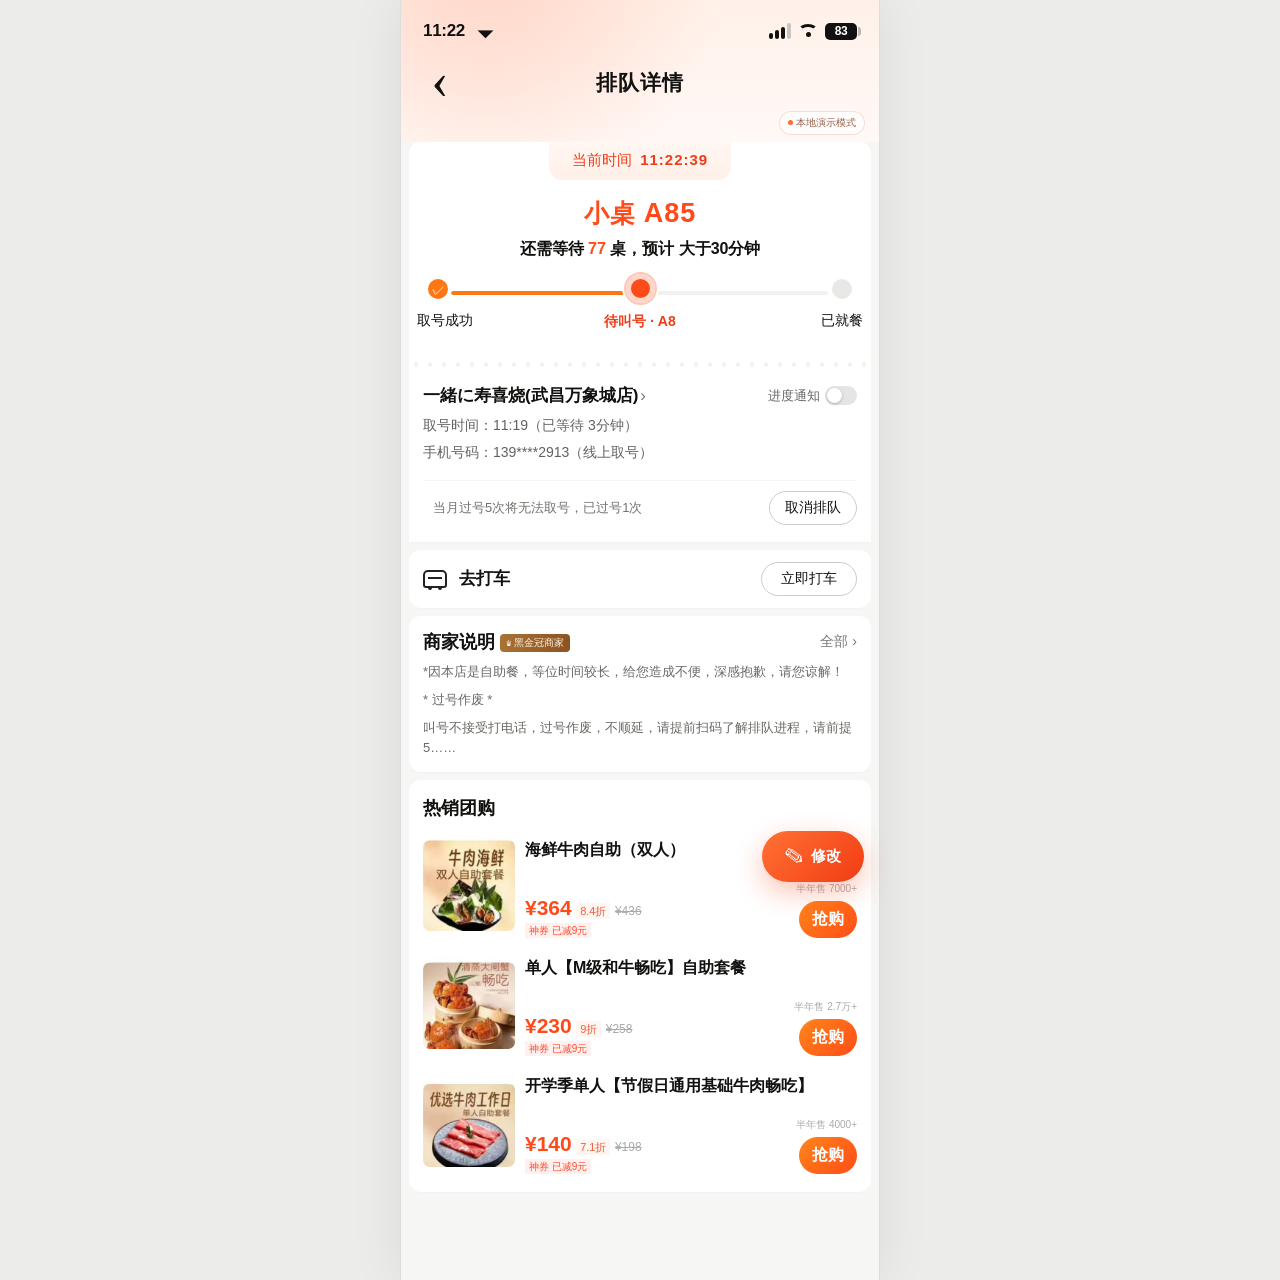
<file: queue-page-github-pages/index.html>
<!doctype html>
<html lang="zh-CN">
<head>
  <meta charset="UTF-8" />
  <meta name="viewport" content="width=device-width, initial-scale=1, viewport-fit=cover, user-scalable=no" />
  <meta name="theme-color" content="#fff6f0" />
  <title>排队详情 · 本地演示</title>
  <link rel="stylesheet" href="styles.css" />
</head>
<body>
  <main class="phone-shell">
    <header class="hero">
      <div class="safe-top"></div>
      <div class="statusbar" aria-label="手机状态栏">
        <strong id="statusTime">11:51</strong>
        <span class="silent-icon" aria-hidden="true">◢</span>
        <span class="status-spacer"></span>
        <span class="signal" aria-hidden="true"><i></i><i></i><i></i><i></i></span>
        <span class="wifi" aria-hidden="true"></span>
        <span class="battery" aria-label="电量83%"><b>83</b><i></i></span>
      </div>
      <div class="navbar">
        <button class="icon-button back" type="button" aria-label="返回" data-toast="这是本地演示页">‹</button>
        <h1>排队详情</h1>
        <span class="nav-placeholder"></span>
      </div>
      <div class="demo-badge"><span></span> 本地演示模式</div>
    </header>

    <section class="queue-card card">
      <div class="clock-ribbon">当前时间&nbsp;&nbsp;<strong id="beijingClock">11:51:13</strong></div>
      <div class="ticket-number">小桌 <strong id="ticketLabel">A85</strong></div>
      <div class="queue-summary">还需等待 <em id="waitingCount">77</em> 桌，预计 <strong id="estimateText">大于30分钟</strong></div>

      <div class="progress-wrap" aria-label="排队进度">
        <div class="progress-line"><span id="progressFill"></span></div>
        <div class="step step-done"><span>✓</span><b>取号成功</b></div>
        <div class="step step-current"><span></span><b id="callingLabel">待叫号</b></div>
        <div class="step step-future"><span></span><b>已就餐</b></div>
      </div>

      <div class="dot-divider"></div>

      <div class="restaurant-row">
        <h2>一緒に寿喜烧(武昌万象城店)<span>›</span></h2>
        <label class="notify-control">进度通知 <input type="checkbox" id="notifyToggle" /><span></span></label>
      </div>
      <p class="meta">取号时间：<span id="pickupTime">11:48</span>（已等待 <span id="elapsedText">3分钟</span>）</p>
      <p class="meta">手机号码：139****2913（线上取号）</p>
      <div class="queue-actions">
        <span>当月过号5次将无法取号，已过号1次</span>
        <button type="button" data-toast="演示模式不会取消真实排队">取消排队</button>
      </div>
    </section>

    <section class="parking-card card">
      <div class="car-icon" aria-hidden="true"><span></span></div>
      <strong>去打车</strong>
      <button type="button" data-toast="本地演示页未连接打车服务">立即打车</button>
    </section>

    <section class="merchant-card card">
      <div class="section-title">
        <h2>商家说明 <small>♛ 黑金冠商家</small></h2>
        <button type="button" data-toast="已展示全部商家说明">全部 ›</button>
      </div>
      <p>*因本店是自助餐，等位时间较长，给您造成不便，深感抱歉，请您谅解！</p>
      <p>* 过号作废 *</p>
      <p>叫号不接受打电话，过号作废，不顺延，请提前扫码了解排队进程，请前提5……</p>
    </section>

    <section class="deals-card card">
      <h2>热销团购</h2>
      <article class="deal">
        <img src="assets/deal-1.jpg" alt="牛肉海鲜双人自助套餐" />
        <div class="deal-main">
          <h3>海鲜牛肉自助（双人）</h3>
          <div class="deal-bottom"><p><strong>¥364</strong> <em>8.4折</em> <del>¥436</del><br><small>神券 已减9元</small></p><div><span>半年售 7000+</span><button type="button" data-toast="本地演示页无法购买">抢购</button></div></div>
        </div>
      </article>
      <article class="deal">
        <img src="assets/deal-2.jpg" alt="和牛畅吃单人自助套餐" />
        <div class="deal-main">
          <h3>单人【M级和牛畅吃】自助套餐</h3>
          <div class="deal-bottom"><p><strong>¥230</strong> <em>9折</em> <del>¥258</del><br><small>神券 已减9元</small></p><div><span>半年售 2.7万+</span><button type="button" data-toast="本地演示页无法购买">抢购</button></div></div>
        </div>
      </article>
      <article class="deal">
        <img src="assets/deal-3.jpg" alt="基础牛肉畅吃单人套餐" />
        <div class="deal-main">
          <h3>开学季单人【节假日通用基础牛肉畅吃】</h3>
          <div class="deal-bottom"><p><strong>¥140</strong> <em>7.1折</em> <del>¥198</del><br><small>神券 已减9元</small></p><div><span>半年售 4000+</span><button type="button" data-toast="本地演示页无法购买">抢购</button></div></div>
        </div>
      </article>
    </section>

    <div class="bottom-space"></div>

    <button class="edit-fab" id="openEditor" type="button" aria-label="修改排队信息">
      <span>✎</span><b>修改</b>
    </button>
  </main>

  <div class="sheet-backdrop" id="sheetBackdrop" hidden></div>
  <section class="editor-sheet" id="editorSheet" role="dialog" aria-modal="true" aria-labelledby="editorTitle" hidden>
    <div class="sheet-handle"></div>
    <div class="sheet-head">
      <div><span>本地演示设置</span><h2 id="editorTitle">调整排队进度</h2></div>
      <button id="closeEditor" type="button" aria-label="关闭">×</button>
    </div>
    <div class="form-grid">
      <label>我的号码<input id="ticketInput" inputmode="text" maxlength="6" value="A85" /></label>
      <label>当前叫号<input id="calledInput" inputmode="text" maxlength="6" value="A08" /></label>
      <label>每桌平均用时<input id="minutesInput" inputmode="decimal" type="number" min="0.5" max="20" step="0.5" value="2.5" /><span>分钟</span></label>
      <label>取号时间<input id="pickupInput" type="time" value="11:48" /></label>
    </div>
    <div class="calculation-card">
      <span>自动计算结果</span>
      <strong id="sheetWaiting">前方 77 桌 · 约 193 分钟</strong>
      <small id="arrivalText">预计叫号时间 15:04</small>
    </div>
    <p class="safety-note">仅用于本地界面演示和个人排队时间估算，不连接商家系统，也不会改变真实排队记录。</p>
    <button class="save-button" id="saveSettings" type="button">保存并更新页面</button>
  </section>

  <div class="toast" id="toast" role="status" aria-live="polite"></div>
  <script src="app.js"></script>
</body>
</html>
</file>
<file: queue-page-github-pages/styles.css>
:root {
  --orange: #ff4b19;
  --orange-2: #ff7614;
  --ink: #11110f;
  --muted: #696966;
  --line: #eeeeeb;
  --paper: #fff;
  --bg: #f6f6f4;
  --peach: #fff1e9;
  --safe-top: env(safe-area-inset-top, 0px);
  font-family: "PingFang SC", "Microsoft YaHei", "Noto Sans CJK SC", sans-serif;
  color: var(--ink);
  background: #ececea;
}

* { box-sizing: border-box; }
html { scroll-behavior: smooth; background: #ececea; }
body { margin: 0; background: #ececea; }
button, input { font: inherit; }
button { color: inherit; }

.phone-shell {
  position: relative;
  width: min(100%, 480px);
  min-height: 100vh;
  margin: 0 auto;
  overflow: hidden;
  background: var(--bg);
  box-shadow: 0 0 50px rgba(20, 20, 15, .08);
}

.hero {
  position: relative;
  height: 142px;
  background: radial-gradient(circle at 18% -20%, #ffd7c9 0, transparent 55%), linear-gradient(180deg, #fff1e9 0%, #fff9f6 100%);
}
.safe-top { height: max(10px, var(--safe-top)); }
.statusbar { height: 42px; display: flex; align-items: center; padding: 0 22px; gap: 7px; font-size: 17px; letter-spacing: -.3px; }
.statusbar strong { font-weight: 700; min-width: 48px; }
.silent-icon { transform: rotate(45deg); font-size: 14px; }
.status-spacer { flex: 1; }
.signal { display: flex; align-items: end; gap: 2px; height: 16px; }
.signal i { width: 4px; border-radius: 3px; background: #111; display: block; }
.signal i:nth-child(1) { height: 6px; }.signal i:nth-child(2) { height: 9px; }.signal i:nth-child(3) { height: 12px; }.signal i:nth-child(4) { height: 16px; background: #c8c4c1; }
.wifi { width: 20px; height: 14px; border: 3px solid #111; border-color: #111 transparent transparent; border-radius: 50%; position: relative; }
.wifi::after { content: ""; position: absolute; width: 5px; height: 5px; border-radius: 50%; background: #111; left: 5px; top: 5px; }
.battery { height: 17px; min-width: 32px; border-radius: 5px; background: #111; color: #fff; display: flex; align-items: center; justify-content: center; position: relative; font-size: 12px; line-height: 1; }
.battery i { position: absolute; right: -4px; width: 3px; height: 9px; background: #bcb8b5; border-radius: 0 3px 3px 0; }

.navbar { height: 62px; display: grid; grid-template-columns: 54px 1fr 54px; align-items: center; padding: 0 12px; }
.navbar h1 { font-size: 21px; text-align: center; margin: 0; font-weight: 650; letter-spacing: 1px; }
.icon-button { border: 0; background: transparent; padding: 0; cursor: pointer; }
.back { font-family: Georgia, serif; font-size: 52px; line-height: 1; font-weight: 300; transform: translateY(-2px); }
.demo-badge { position: absolute; right: 14px; bottom: 7px; font-size: 10px; color: #935c48; background: rgba(255,255,255,.72); border: 1px solid rgba(230,139,103,.28); padding: 4px 8px; border-radius: 999px; backdrop-filter: blur(10px); }
.demo-badge span { display: inline-block; width: 5px; height: 5px; border-radius: 50%; background: #ff6a36; vertical-align: 1px; }

.card { margin: 0 8px 8px; background: var(--paper); border-radius: 12px; box-shadow: 0 1px 0 rgba(20,20,10,.015); }
.queue-card { position: relative; padding: 0 14px 17px; border-radius: 11px 11px 0 0; }
.clock-ribbon { width: fit-content; min-width: 182px; margin: 0 auto; padding: 9px 18px 10px; background: linear-gradient(180deg, #fff7f3, #fff0e8); color: #ec3d18; text-align: center; font-size: 15px; border-radius: 0 0 14px 14px; }
.clock-ribbon strong { font-weight: 550; letter-spacing: 1px; }
.ticket-number { margin-top: 17px; text-align: center; color: var(--orange); font-size: 25px; font-weight: 650; letter-spacing: 1px; }
.ticket-number strong { font-size: 27px; }
.queue-summary { text-align: center; font-size: 16px; margin-top: 9px; font-weight: 600; }
.queue-summary em { color: var(--orange); font-style: normal; }

.progress-wrap { height: 80px; margin-top: 19px; position: relative; }
.progress-line { position: absolute; top: 12px; left: 28px; right: 29px; height: 4px; border-radius: 6px; background: #f1f1ef; overflow: hidden; }
.progress-line span { display: block; height: 100%; width: 50%; border-radius: inherit; background: var(--orange-2); transition: width .45s cubic-bezier(.2,.8,.2,1); }
.step { position: absolute; top: 0; width: 92px; text-align: center; }
.step > span { display: grid; place-items: center; margin: 0 auto 13px; width: 20px; height: 20px; border-radius: 50%; background: #e8e8e6; color: #fff; font-size: 13px; }
.step b { font-size: 14px; white-space: nowrap; font-weight: 500; }
.step-done { left: -6px; text-align: left; }.step-done > span { margin-left: 11px; background: var(--orange-2); }.step-done b { display: block; }
.step-current { left: 50%; transform: translateX(-50%); color: #ee3f1b; }
.step-current > span { width: 29px; height: 29px; margin-top: -5px; margin-bottom: 9px; background: var(--orange); border: 5px solid #ffd6ca; outline: 2px solid #ffc7b6; box-shadow: 0 0 0 4px #fff; }
.step-current b { font-weight: 650; }
.step-future { right: -6px; text-align: right; }.step-future > span { margin-right: 11px; }.step-future b { display: block; }
.dot-divider { height: 10px; margin: 0 -14px 15px; background: radial-gradient(circle, #f2f2ef 2px, transparent 2.5px) 0 2px/14px 7px repeat-x; }

.restaurant-row { display: flex; align-items: center; justify-content: space-between; gap: 10px; }
.restaurant-row h2 { margin: 0; font-size: 17px; line-height: 1.4; }
.restaurant-row h2 span { color: #777; font-weight: 400; margin-left: 2px; }
.notify-control { white-space: nowrap; color: #666; font-size: 13px; display: flex; align-items: center; gap: 5px; }
.notify-control input { position: absolute; opacity: 0; pointer-events: none; }
.notify-control span { display: block; width: 32px; height: 19px; padding: 2px; background: #e5e5e4; border-radius: 20px; transition: .2s; }
.notify-control span::after { content: ""; display: block; width: 15px; height: 15px; border-radius: 50%; background: #fff; box-shadow: 0 1px 3px #aaa; transition: .2s; }
.notify-control input:checked + span { background: var(--orange); }.notify-control input:checked + span::after { transform: translateX(13px); }
.meta { margin: 9px 0 0; color: #62625f; font-size: 14px; }
.queue-actions { display: flex; align-items: center; justify-content: space-between; gap: 8px; margin-top: 18px; padding: 10px 0 0 10px; border-top: 1px solid #f6f6f3; }
.queue-actions span { color: #72726e; font-size: 13px; line-height: 1.4; }
.queue-actions button, .parking-card button { flex: 0 0 auto; border: 1px solid #ccc; border-radius: 999px; background: #fff; padding: 7px 15px; font-size: 14px; }

.parking-card { height: 58px; display: flex; align-items: center; gap: 12px; padding: 0 14px; }
.parking-card strong { font-size: 17px; }.parking-card button { margin-left: auto; padding-inline: 19px; }
.car-icon { width: 24px; height: 18px; border: 2px solid #222; border-radius: 5px 5px 3px 3px; position: relative; }
.car-icon::before, .car-icon::after { content:""; position: absolute; width: 4px; height: 4px; border-radius: 50%; background:#222; bottom:-4px; }
.car-icon::before { left:3px; }.car-icon::after { right:3px; }.car-icon span { position:absolute; inset:3px 3px 7px; border-bottom:2px solid #222; }

.merchant-card { padding: 14px; }
.section-title { display: flex; align-items: center; justify-content: space-between; }
.section-title h2, .deals-card > h2 { margin: 0; font-size: 18px; }
.section-title small { display: inline-block; color: #fff3e4; background: linear-gradient(90deg,#a87335,#8e5220); padding: 2px 6px; border-radius: 4px; font-size: 10px; font-weight: 500; vertical-align: 2px; }
.section-title button { border:0; background:none; color:#777; padding:0; font-size:14px; }
.merchant-card p { margin: 8px 0 0; color: #696965; font-size: 13px; line-height: 1.55; }

.deals-card { padding: 16px 14px 18px; }
.deal { display: flex; gap: 10px; margin-top: 19px; }
.deal img { width: 92px; height: 92px; object-fit: cover; border-radius: 7px; background: #f7e5cf; }
.deal-main { min-width: 0; flex: 1; display: flex; flex-direction: column; }
.deal h3 { margin: 0; min-height: 43px; font-size: 16px; line-height: 1.35; font-weight: 700; }
.deal-bottom { display: flex; align-items: end; justify-content: space-between; gap: 5px; margin-top: auto; }
.deal-bottom p { margin:0; line-height:1.15; white-space:nowrap; }
.deal-bottom p strong { color: var(--orange); font-size: 21px; }
.deal-bottom p em { color: #ef5f3b; font-size: 11px; font-style: normal; background:#fff5f1; padding:2px 4px; }
.deal-bottom p del { color:#aaa; font-size:12px; }
.deal-bottom p small { color:#ff4b2d; background:#fff1ef; font-size:10px; padding:2px 4px; }
.deal-bottom > div { text-align: right; }
.deal-bottom > div span { display:block; color:#aaa; font-size:10px; white-space:nowrap; margin-bottom:5px; }
.deal-bottom button { border:0; background:linear-gradient(135deg,#ff851b,#ff4d17); color:#fff; border-radius:999px; font-weight:700; padding:8px 13px; }
.bottom-space { height: calc(80px + env(safe-area-inset-bottom, 0px)); }

.edit-fab { position: fixed; z-index: 20; right: max(calc((100vw - 480px)/2 + 16px), 16px); bottom: calc(18px + env(safe-area-inset-bottom, 0px)); height: 51px; min-width: 102px; border: 0; border-radius: 26px; color:#fff; background:linear-gradient(135deg,#ff7134,#f23c14); box-shadow:0 10px 28px rgba(238,73,26,.32); display:flex; align-items:center; justify-content:center; gap:6px; cursor:pointer; }
.edit-fab span { font-size:20px; transform:rotate(-8deg); }.edit-fab b { font-size:15px; }

.sheet-backdrop { position:fixed; z-index:40; inset:0; background:rgba(20,18,16,.42); backdrop-filter:blur(2px); }
.editor-sheet { position:fixed; z-index:41; left:50%; bottom:0; transform:translateX(-50%); width:min(100%,480px); padding:9px 18px calc(18px + env(safe-area-inset-bottom,0px)); background:#fff; border-radius:22px 22px 0 0; box-shadow:0 -12px 40px rgba(0,0,0,.16); animation:sheet-in .28s ease-out; }
@keyframes sheet-in { from { transform:translate(-50%,100%); } }
.sheet-handle { width:40px; height:4px; border-radius:4px; background:#dededb; margin:0 auto 15px; }
.sheet-head { display:flex; align-items:center; justify-content:space-between; }
.sheet-head span { color:#e9552d; font-size:11px; letter-spacing:1px; }.sheet-head h2 { margin:2px 0 0; font-size:22px; }
.sheet-head button { width:34px; height:34px; border:0; border-radius:50%; background:#f3f3f0; font-size:24px; line-height:1; }
.form-grid { display:grid; grid-template-columns:1fr 1fr; gap:11px; margin-top:18px; }
.form-grid label { position:relative; color:#777; font-size:12px; }
.form-grid input { width:100%; margin-top:6px; height:46px; border:1px solid #e9e7e4; border-radius:11px; padding:0 12px; outline:none; font-size:17px; font-weight:650; background:#fafaf8; text-transform:uppercase; }
.form-grid input:focus { border-color:#ff8a61; box-shadow:0 0 0 3px #fff0ea; background:#fff; }
.form-grid label > span { position:absolute; right:12px; bottom:14px; color:#999; font-size:12px; }
.calculation-card { margin-top:14px; padding:13px 14px; border-radius:13px; background:linear-gradient(135deg,#fff7f1,#ffede3); border:1px solid #ffe3d6; }
.calculation-card span,.calculation-card small { display:block; color:#9b6e5e; font-size:11px; }.calculation-card strong { display:block; color:#ee461c; margin:4px 0; font-size:17px; }
.safety-note { margin:12px 2px; color:#888; font-size:11px; line-height:1.5; }
.save-button { width:100%; height:49px; border:0; border-radius:13px; color:#fff; background:linear-gradient(90deg,#ff7330,#f04418); font-weight:700; letter-spacing:.5px; box-shadow:0 8px 18px rgba(244,73,26,.2); }

.toast { position:fixed; z-index:80; left:50%; bottom:95px; max-width:min(86vw,380px); transform:translate(-50%,20px); padding:10px 16px; border-radius:999px; background:rgba(20,20,18,.9); color:#fff; font-size:12px; opacity:0; pointer-events:none; transition:.22s; text-align:center; }
.toast.show { opacity:1; transform:translate(-50%,0); }
[hidden] { display:none !important; }

@media (min-width: 481px) {
  .phone-shell { border-left:1px solid #ddd; border-right:1px solid #ddd; }
}
@media (max-width: 370px) {
  .deal img { width:82px; height:88px; }.deal h3 { font-size:14px; }.deal-bottom p strong { font-size:18px; }
  .queue-actions span { font-size:11px; }.restaurant-row h2 { font-size:15px; }
}
@media (prefers-reduced-motion: reduce) { * { animation:none!important; transition:none!important; scroll-behavior:auto!important; } }
</file>
